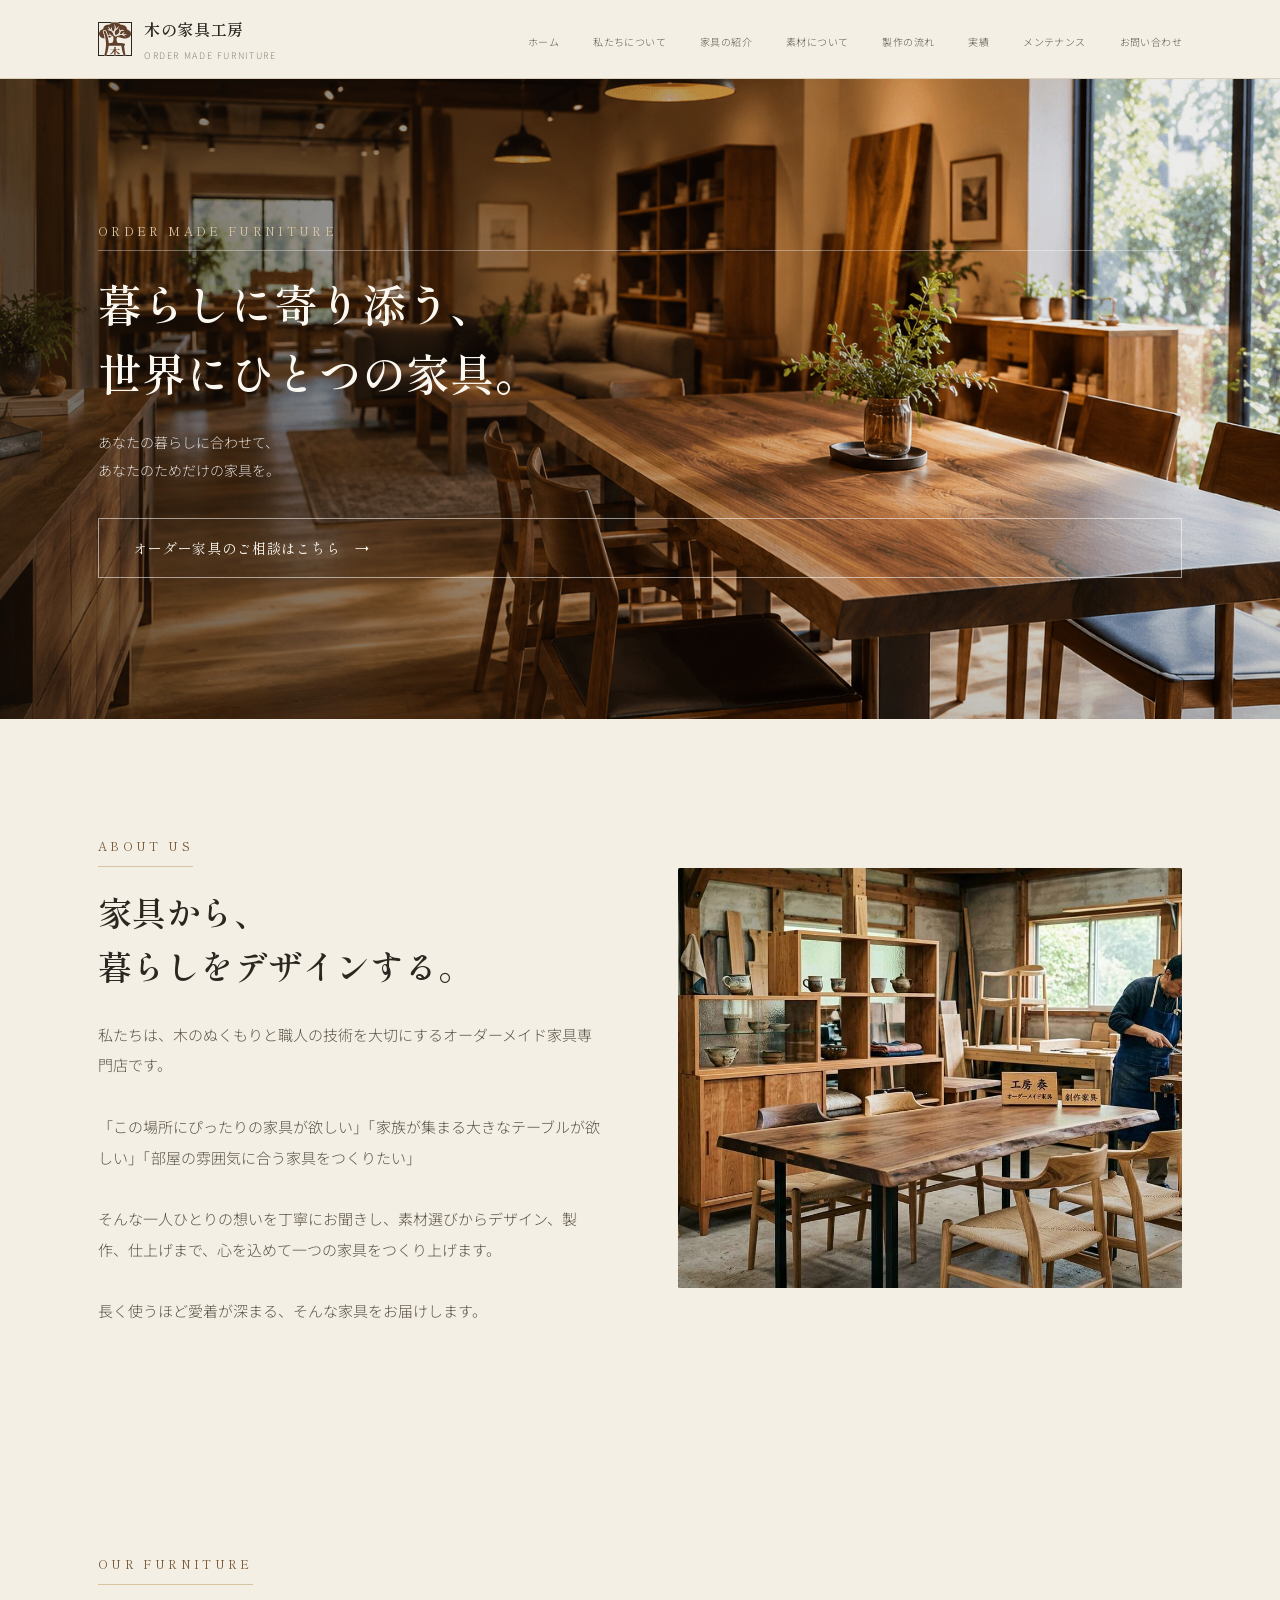
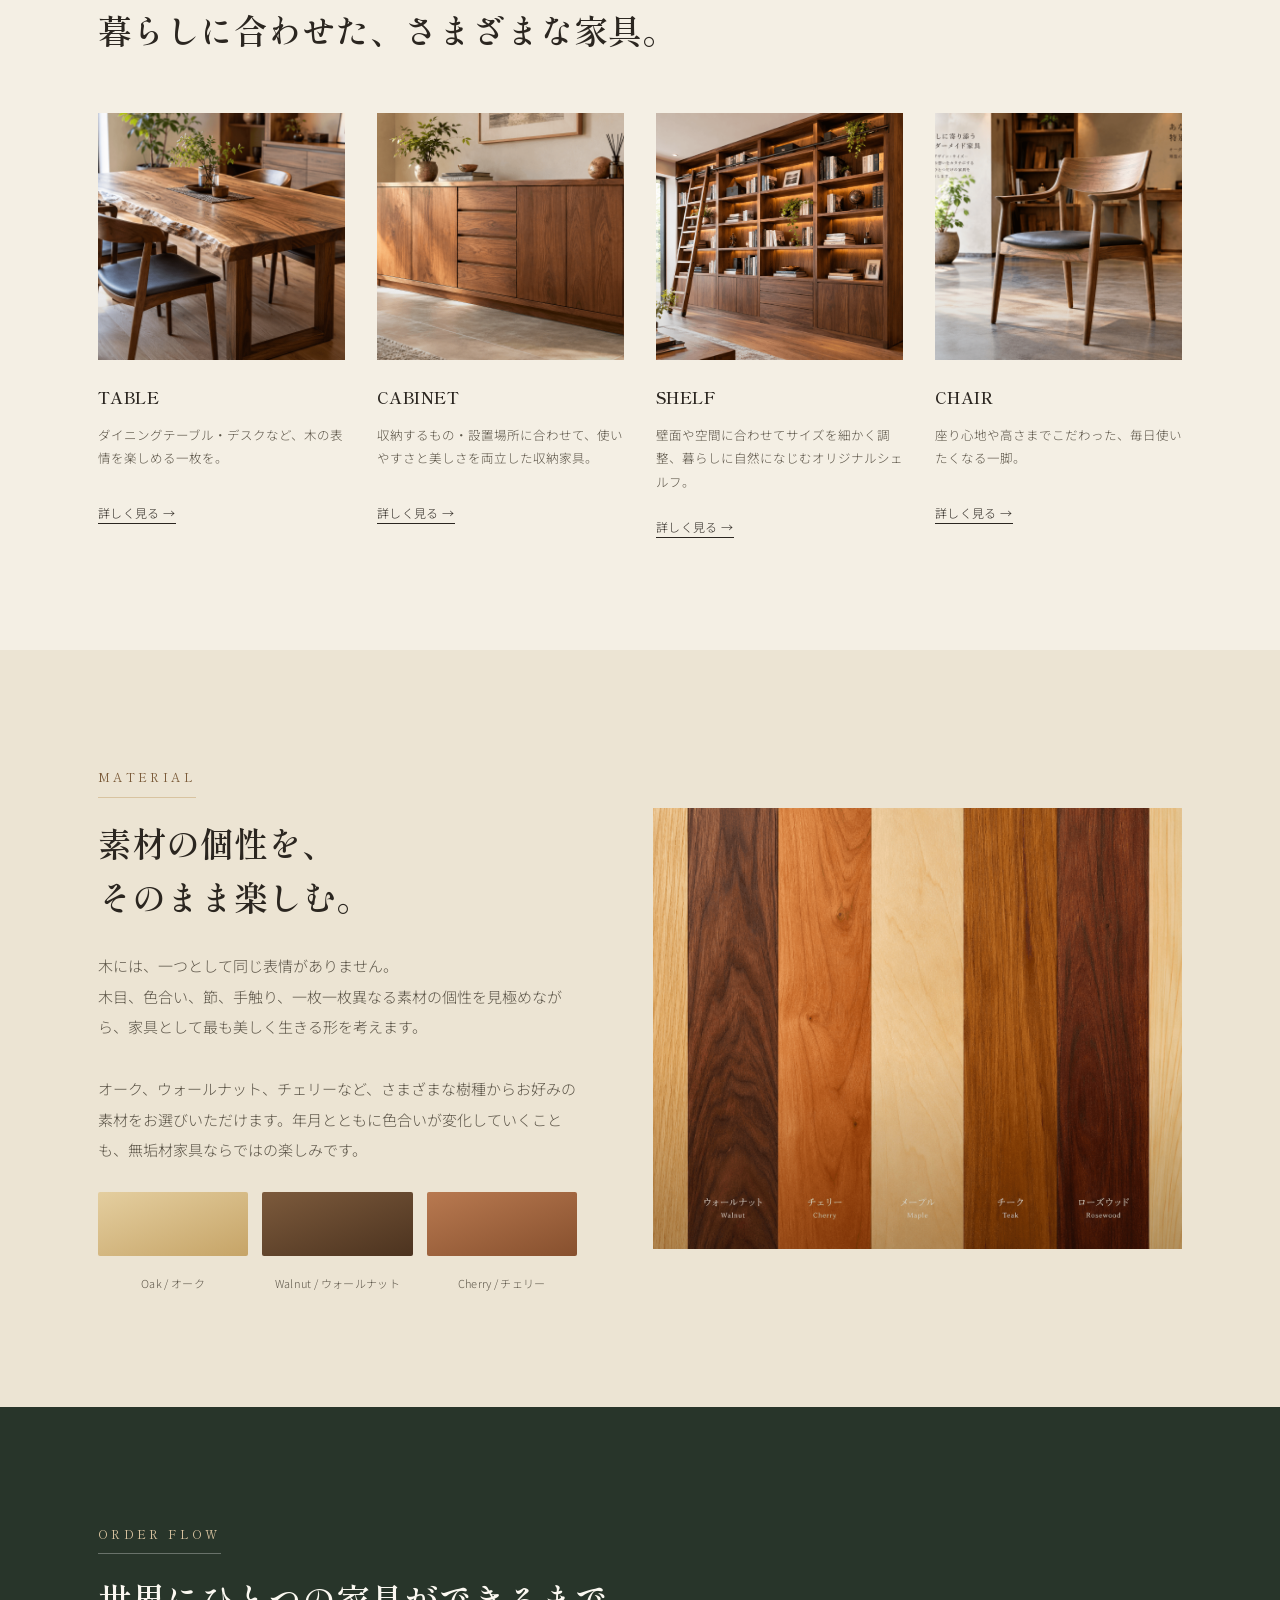
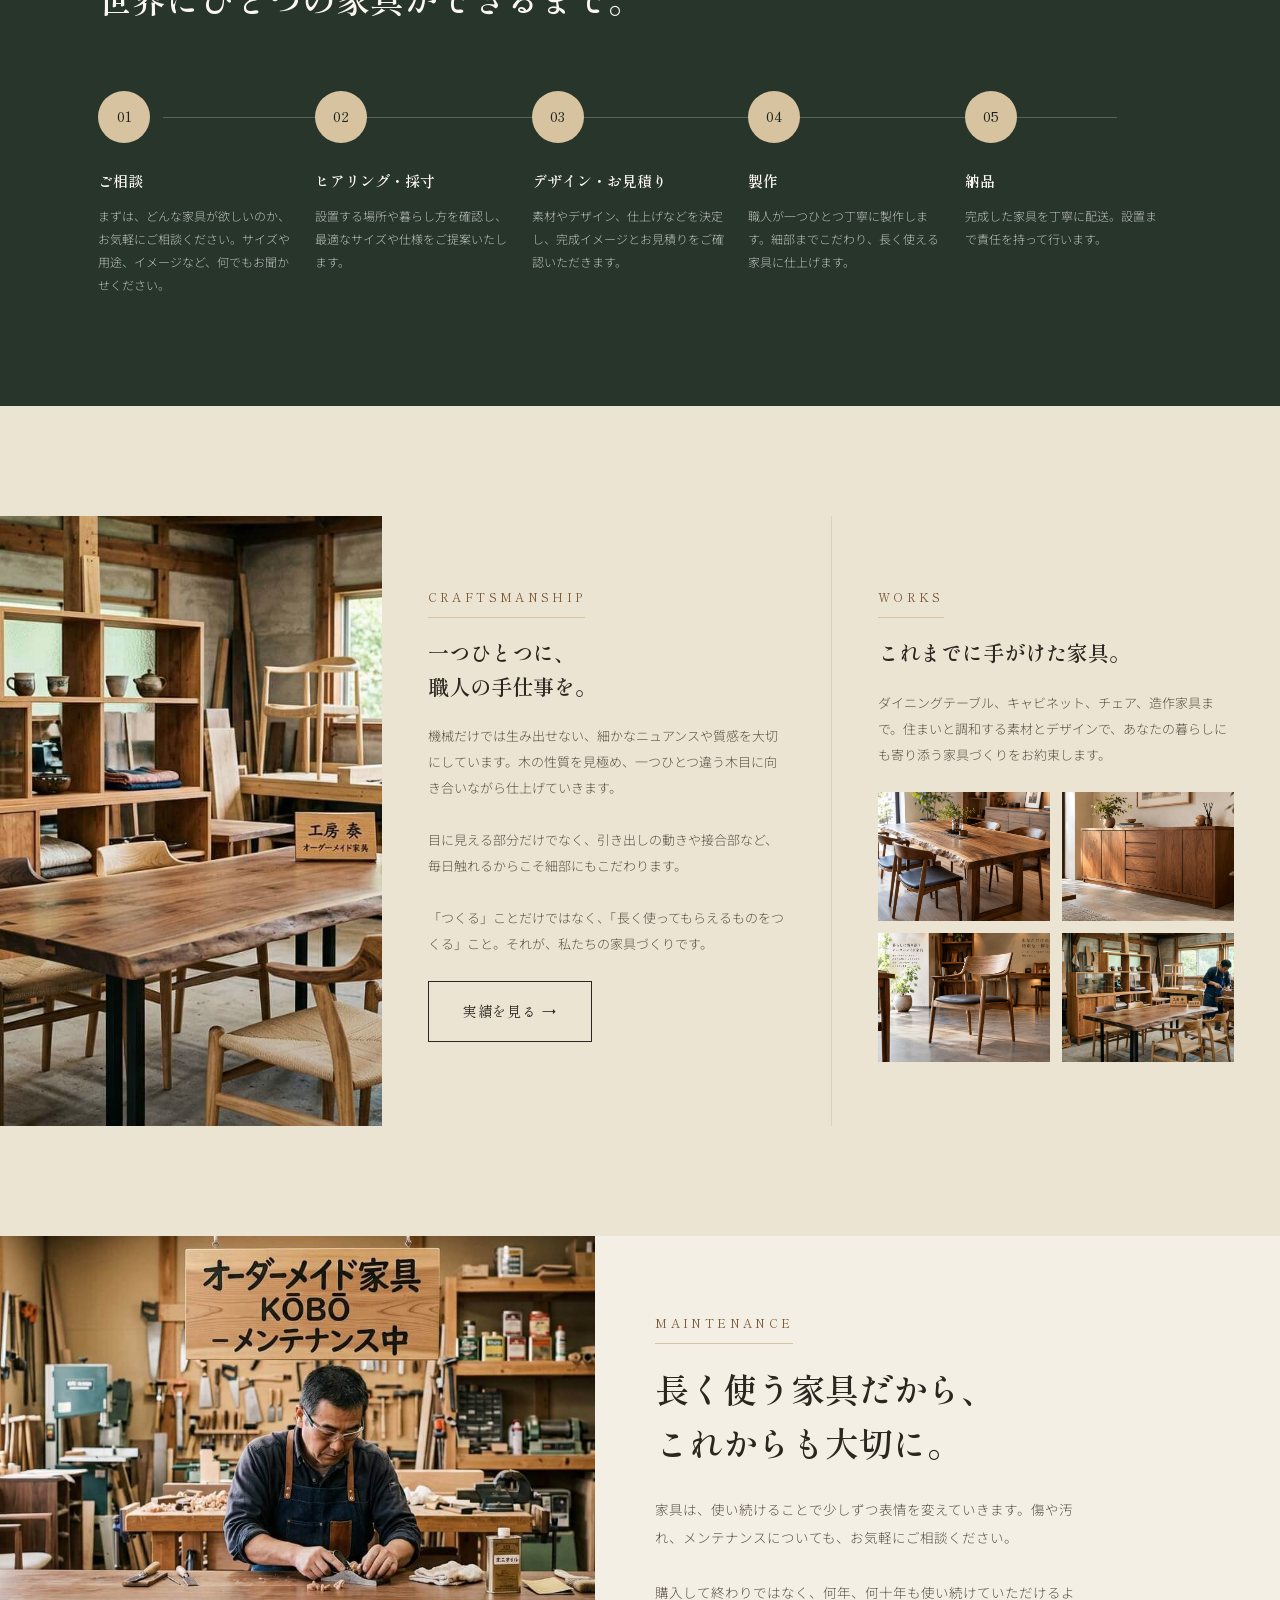
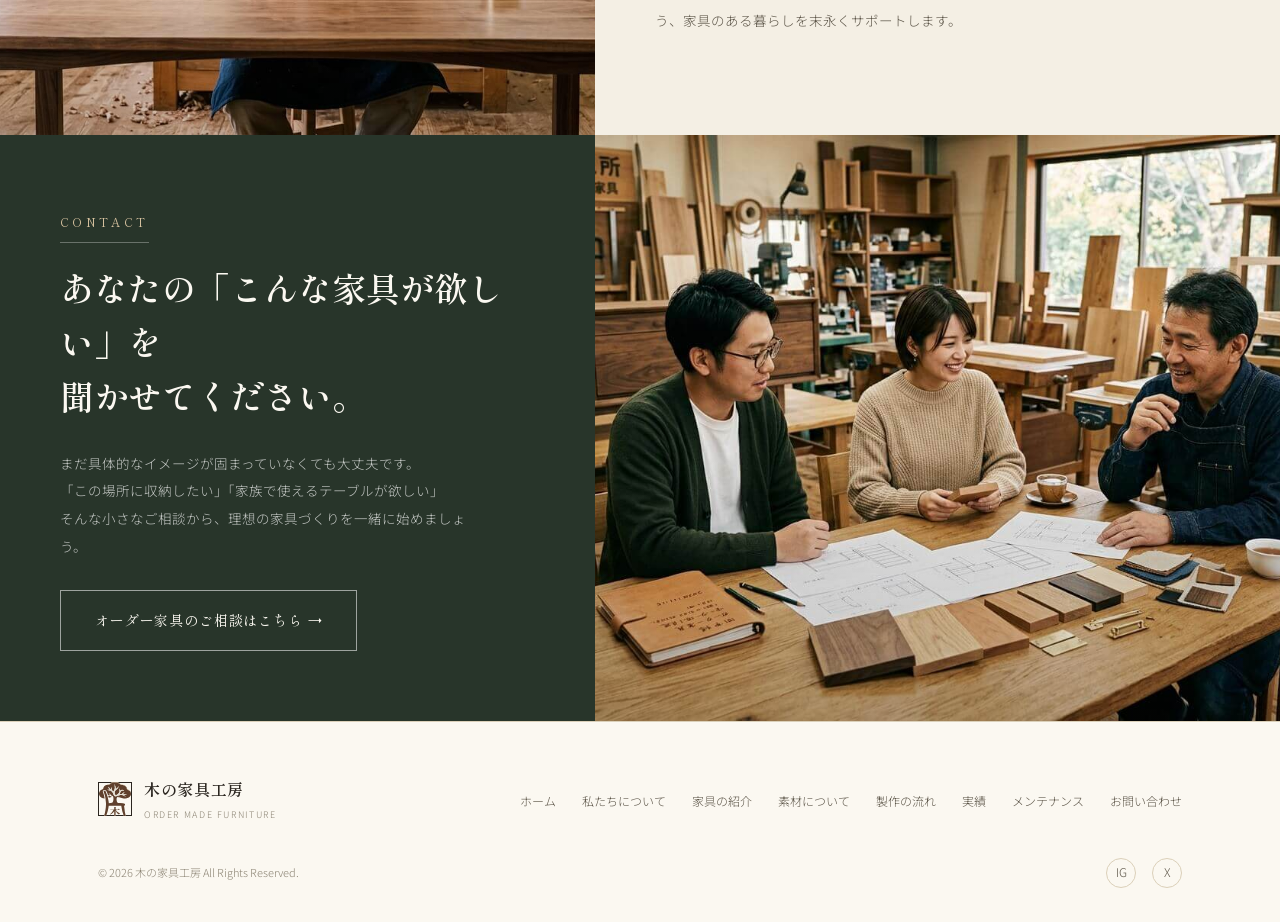
<file: index.html>
<!DOCTYPE html>
<html lang="ja">
<head>
<meta charset="UTF-8">
<meta name="viewport" content="width=device-width, initial-scale=1.0">
<title>木の家具工房 | ORDER MADE FURNITURE</title>
<link rel="stylesheet" href="style.css">
<link rel="preconnect" href="https://fonts.googleapis.com">
<link rel="preconnect" href="https://fonts.gstatic.com" crossorigin>
<link href="https://fonts.googleapis.com/css2?family=Shippori+Mincho:wght@400;500;600;700&family=Noto+Sans+JP:wght@300;400;500;600&display=swap" rel="stylesheet">
</head>
<body>

<header>
  <div class="nav-inner">
    <a class="logo" href="#top">
      <span class="logo-mark"><img src="img/logo.svg" alt=""></span>
      <span class="logo-text">
        <div class="ja">木の家具工房</div>
        <div class="en">ORDER MADE FURNITURE</div>
      </span>
    </a>
    <nav>
      <ul>
        <li><a href="#top">ホーム</a></li>
        <li><a href="#about">私たちについて</a></li>
        <li><a href="#furniture">家具の紹介</a></li>
        <li><a href="#material">素材について</a></li>
        <li><a href="#flow">製作の流れ</a></li>
        <li><a href="#works">実績</a></li>
        <li><a href="#maintenance">メンテナンス</a></li>
        <li><a href="otoiawase.html">お問い合わせ</a></li>
      </ul>
    </nav>
    <div class="menu-btn"><span></span><span></span><span></span></div>
  </div>
</header>

<section class="hero" id="top">
  <div class="photo forest"><img src="img/a.png" alt="木の温もりあふれるダイニングルームの写真"></div>
  <div class="hero-scrim"></div>
  <div class="hero-content">
    <span class="eyebrow">ORDER MADE FURNITURE</span>
    <h1>暮らしに寄り添う、<br>世界にひとつの家具。</h1>
    <p>あなたの暮らしに合わせて、<br>あなたのためだけの家具を。</p>
    <a class="btn on-dark" href="#contact">オーダー家具のご相談はこちら <span class="arrow">→</span></a>
  </div>
</section>

<section class="about" id="about">
  <div class="wrap split">
    <div>
      <span class="eyebrow">ABOUT US</span>
      <h2 class="headline">家具から、<br>暮らしをデザインする。</h2>
      <p class="lead">
        私たちは、木のぬくもりと職人の技術を大切にするオーダーメイド家具専門店です。<br><br>
        「この場所にぴったりの家具が欲しい」「家族が集まる大きなテーブルが欲しい」「部屋の雰囲気に合う家具をつくりたい」<br><br>
        そんな一人ひとりの想いを丁寧にお聞きし、素材選びからデザイン、製作、仕上げまで、心を込めて一つの家具をつくり上げます。<br><br>
        長く使うほど愛着が深まる、そんな家具をお届けします。
      </p>
    </div>
    <div class="photo"><img src="img/j.jpeg" alt="木材を手がける職人の写真"></div>
  </div>
</section>

<section class="furniture" id="furniture">
  <div class="wrap">
    <div class="furniture-head">
      <span class="eyebrow">OUR FURNITURE</span>
      <h2 class="headline">暮らしに合わせた、さまざまな家具。</h2>
    </div>
    <div class="furniture-grid">
      <div class="fcard">
        <div class="photo"><img src="img/b.png" alt="ダイニングテーブルの写真"></div>
        <h3>TABLE</h3>
        <p>ダイニングテーブル・デスクなど、木の表情を楽しめる一枚を。</p>
        <a class="more" href="table.html">詳しく見る →</a>
      </div>
      <div class="fcard">
        <div class="photo"><img src="img/c.png" alt="キャビネットの写真"></div>
        <h3>CABINET</h3>
        <p>収納するもの・設置場所に合わせて、使いやすさと美しさを両立した収納家具。</p>
        <a class="more" href="cabinet.html">詳しく見る →</a>
      </div>
      <div class="fcard">
        <div class="photo"><img src="img/d.png" alt="シェルフの写真"></div>
        <h3>SHELF</h3>
        <p>壁面や空間に合わせてサイズを細かく調整、暮らしに自然になじむオリジナルシェルフ。</p>
        <a class="more" href="shelf.html">詳しく見る →</a>
      </div>
      <div class="fcard">
        <div class="photo"><img src="img/e.png" alt="チェアの写真"></div>
        <h3>CHAIR</h3>
        <p>座り心地や高さまでこだわった、毎日使いたくなる一脚。</p>
        <a class="more" href="chair.html">詳しく見る →</a>
      </div>
    </div>
  </div>
</section>

<section class="material" id="material">
  <div class="wrap split">
    <div>
      <span class="eyebrow">MATERIAL</span>
      <h2 class="headline">素材の個性を、<br>そのまま楽しむ。</h2>
      <p class="lead">
        木には、一つとして同じ表情がありません。<br>
        木目、色合い、節、手触り、一枚一枚異なる素材の個性を見極めながら、家具として最も美しく生きる形を考えます。<br><br>
        オーク、ウォールナット、チェリーなど、さまざまな樹種からお好みの素材をお選びいただけます。年月とともに色合いが変化していくことも、無垢材家具ならではの楽しみです。
      </p>
      <div class="swatches">
        <div class="swatch"><div class="chip oak"></div><span>Oak / オーク</span></div>
        <div class="swatch"><div class="chip walnut"></div><span>Walnut / ウォールナット</span></div>
        <div class="swatch"><div class="chip cherry"></div><span>Cherry / チェリー</span></div>
      </div>
    </div>
    <div class="photo light"><img src="img/i.png" alt="無垢材の木目の写真"></div>
  </div>
</section>

<section class="flow" id="flow">
  <div class="wrap">
    <div class="flow-head">
      <span class="eyebrow">ORDER FLOW</span>
      <h2 class="headline">世界にひとつの家具ができるまで。</h2>
    </div>
    <div class="flow-steps">
      <div class="fstep">
        <div class="num">01</div>
        <h4>ご相談</h4>
        <p>まずは、どんな家具が欲しいのか、お気軽にご相談ください。サイズや用途、イメージなど、何でもお聞かせください。</p>
      </div>
      <div class="fstep">
        <div class="num">02</div>
        <h4>ヒアリング・採寸</h4>
        <p>設置する場所や暮らし方を確認し、最適なサイズや仕様をご提案いたします。</p>
      </div>
      <div class="fstep">
        <div class="num">03</div>
        <h4>デザイン・お見積り</h4>
        <p>素材やデザイン、仕上げなどを決定し、完成イメージとお見積りをご確認いただきます。</p>
      </div>
      <div class="fstep">
        <div class="num">04</div>
        <h4>製作</h4>
        <p>職人が一つひとつ丁寧に製作します。細部までこだわり、長く使える家具に仕上げます。</p>
      </div>
      <div class="fstep">
        <div class="num">05</div>
        <h4>納品</h4>
        <p>完成した家具を丁寧に配送。設置まで責任を持って行います。</p>
      </div>
    </div>
  </div>
</section>

<section class="craft-works" id="works">
  <div class="cw-grid">
    <div class="photo cw-photo"><img src="img/j.jpeg" alt="職人の手仕事の写真"></div>
    <div class="cw-col">
      <span class="eyebrow">CRAFTSMANSHIP</span>
      <h3>一つひとつに、<br>職人の手仕事を。</h3>
      <p>
        機械だけでは生み出せない、細かなニュアンスや質感を大切にしています。木の性質を見極め、一つひとつ違う木目に向き合いながら仕上げていきます。<br><br>
        目に見える部分だけでなく、引き出しの動きや接合部など、毎日触れるからこそ細部にもこだわります。<br><br>
        「つくる」ことだけではなく、「長く使ってもらえるものをつくる」こと。それが、私たちの家具づくりです。
      </p>
      <a class="btn" href="works.html">実績を見る →</a>
    </div>
    <div class="cw-col">
      <span class="eyebrow">WORKS</span>
      <h3>これまでに手がけた家具。</h3>
      <p>ダイニングテーブル、キャビネット、チェア、造作家具まで。住まいと調和する素材とデザインで、あなたの暮らしにも寄り添う家具づくりをお約束します。</p>
      <div class="works-thumbs">
        <div class="photo"><img src="img/b.png" alt="製作事例1の写真"></div>
        <div class="photo forest"><img src="img/c.png" alt="製作事例2の写真"></div>
        <div class="photo light"><img src="img/e.png" alt="製作事例3の写真"></div>
        <div class="photo"><img src="img/j.jpeg" alt="製作事例4の写真"></div>
      </div>
    </div>
  </div>
</section>

<section class="maintenance-contact" id="maintenance">
  <div class="mc-grid">
    <div class="mc-photo"><div class="photo light"><img src="img/k.jpeg" alt="家具のメンテナンス風景の写真"></div></div>
    <div class="mc-copy">
      <span class="eyebrow">MAINTENANCE</span>
      <h2 class="headline">長く使う家具だから、<br>これからも大切に。</h2>
      <p>
        家具は、使い続けることで少しずつ表情を変えていきます。傷や汚れ、メンテナンスについても、お気軽にご相談ください。<br><br>
        購入して終わりではなく、何年、何十年も使い続けていただけるよう、家具のある暮らしを末永くサポートします。
      </p>
    </div>
  </div>
  <div class="mc-grid" id="contact">
    <div class="mc-copy dark">
      <span class="eyebrow">CONTACT</span>
      <h2 class="headline">あなたの「こんな家具が欲しい」を<br>聞かせてください。</h2>
      <p>
        まだ具体的なイメージが固まっていなくても大丈夫です。<br>
        「この場所に収納したい」「家族で使えるテーブルが欲しい」<br>
        そんな小さなご相談から、理想の家具づくりを一緒に始めましょう。
      </p>
      <a class="btn on-dark" href="#">オーダー家具のご相談はこちら →</a>
    </div>
    <div class="mc-photo"><div class="photo"><img src="img/l.jpeg" alt="お問い合わせイメージの写真"></div></div>
  </div>
</section>

<footer>
  <div class="wrap">
    <div class="foot-top">
      <a class="logo" href="#top">
        <span class="logo-mark"><img src="img/logo.svg" alt=""></span>
        <span class="logo-text">
          <div class="ja">木の家具工房</div>
          <div class="en">ORDER MADE FURNITURE</div>
        </span>
      </a>
      <div class="foot-nav">
        <ul>
          <li><a href="#top">ホーム</a></li>
          <li><a href="#about">私たちについて</a></li>
          <li><a href="#furniture">家具の紹介</a></li>
          <li><a href="#material">素材について</a></li>
          <li><a href="#flow">製作の流れ</a></li>
          <li><a href="#works">実績</a></li>
          <li><a href="#maintenance">メンテナンス</a></li>
          <li><a href="otoiawase.html">お問い合わせ</a></li>
        </ul>
      </div>
    </div>
    <div class="foot-bottom">
      <span>© 2026 木の家具工房 All Rights Reserved.</span>
      <div class="social">
        <span>IG</span><span>X</span>
      </div>
    </div>
  </div>
</footer>

</body>
</html>
</file>
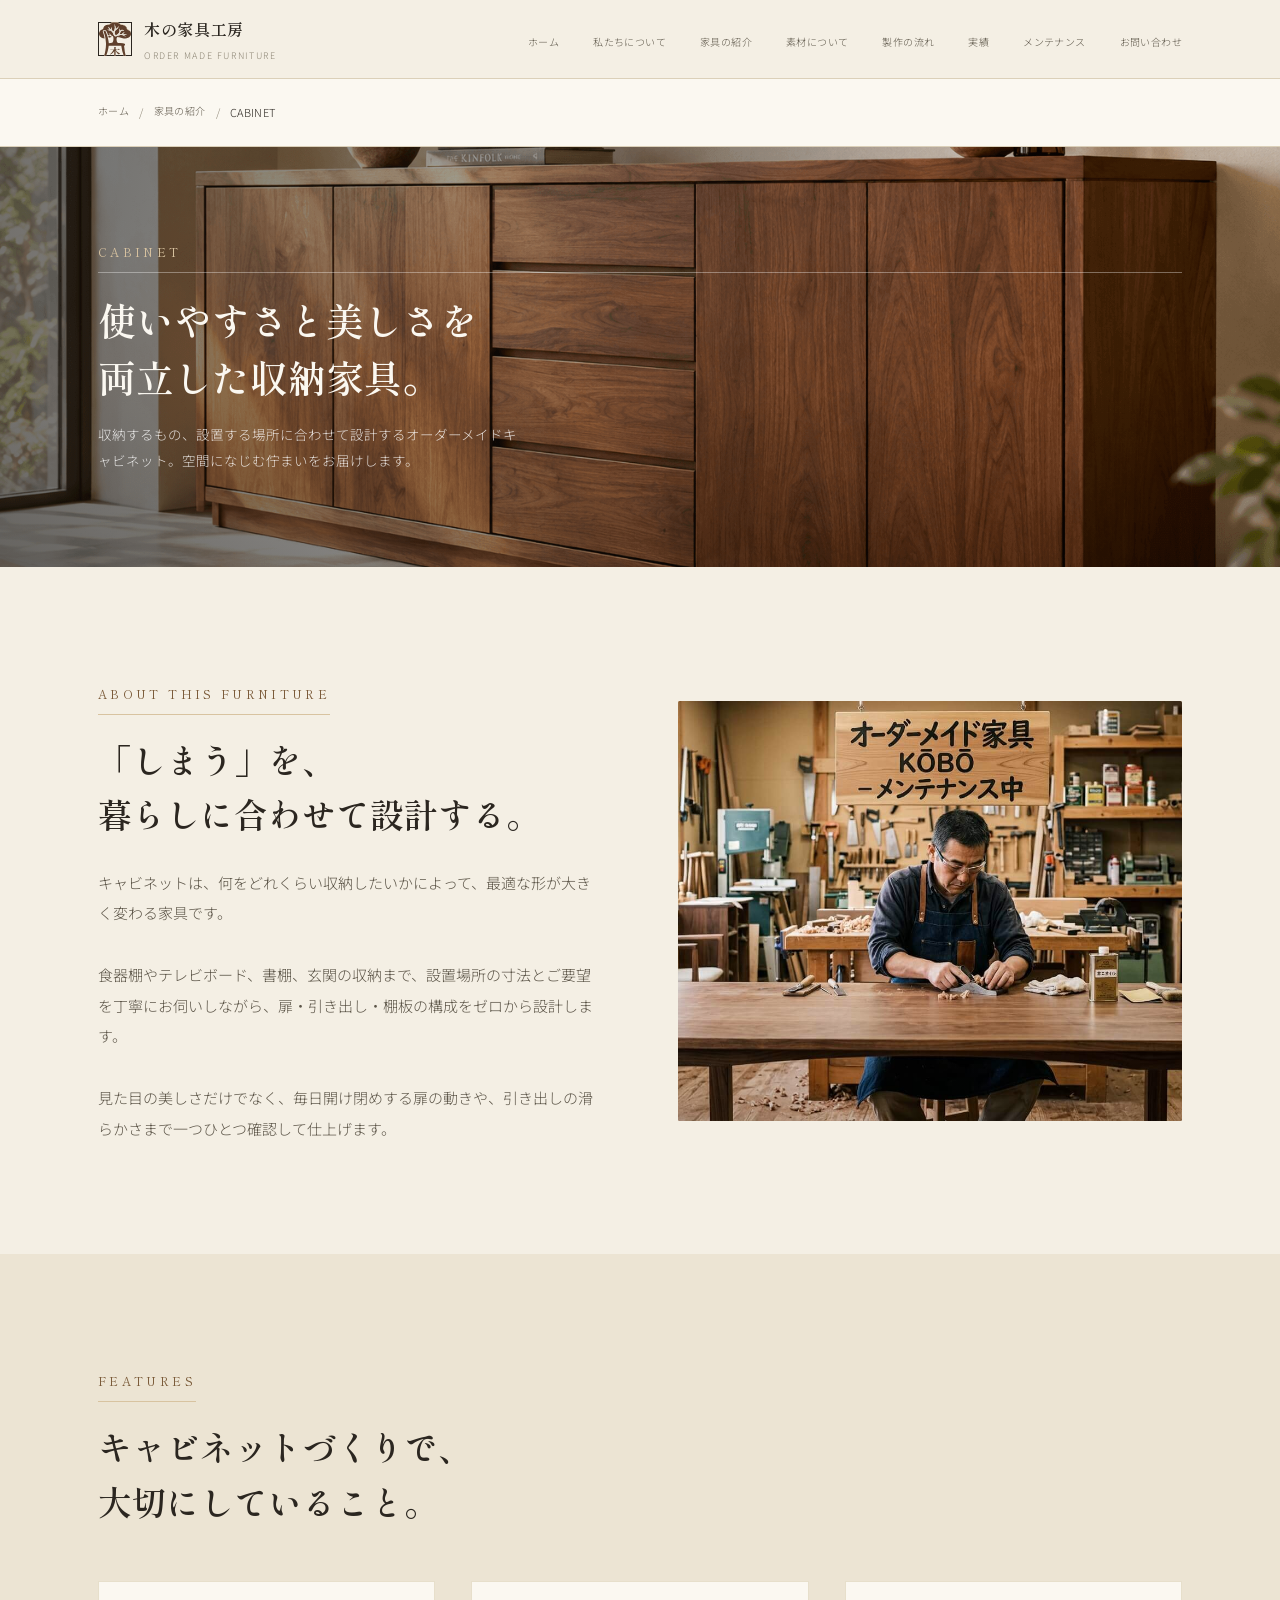
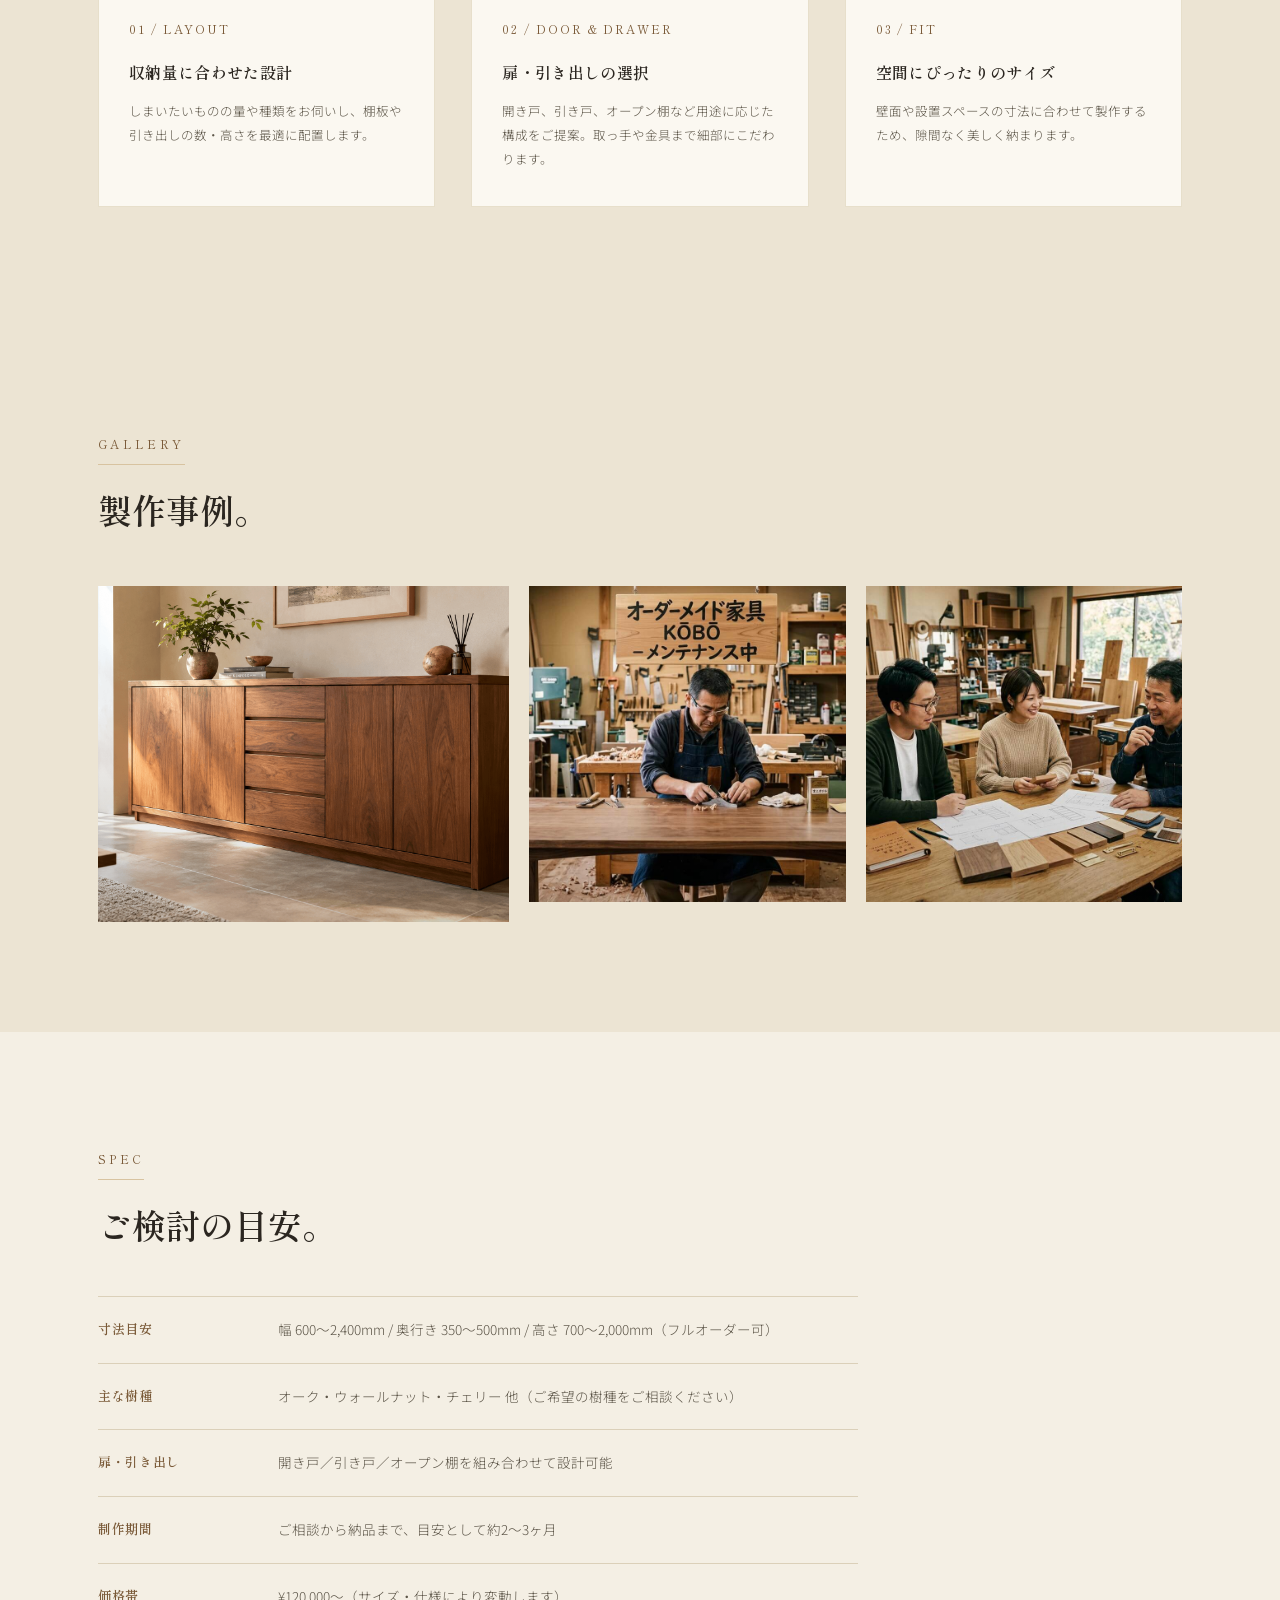
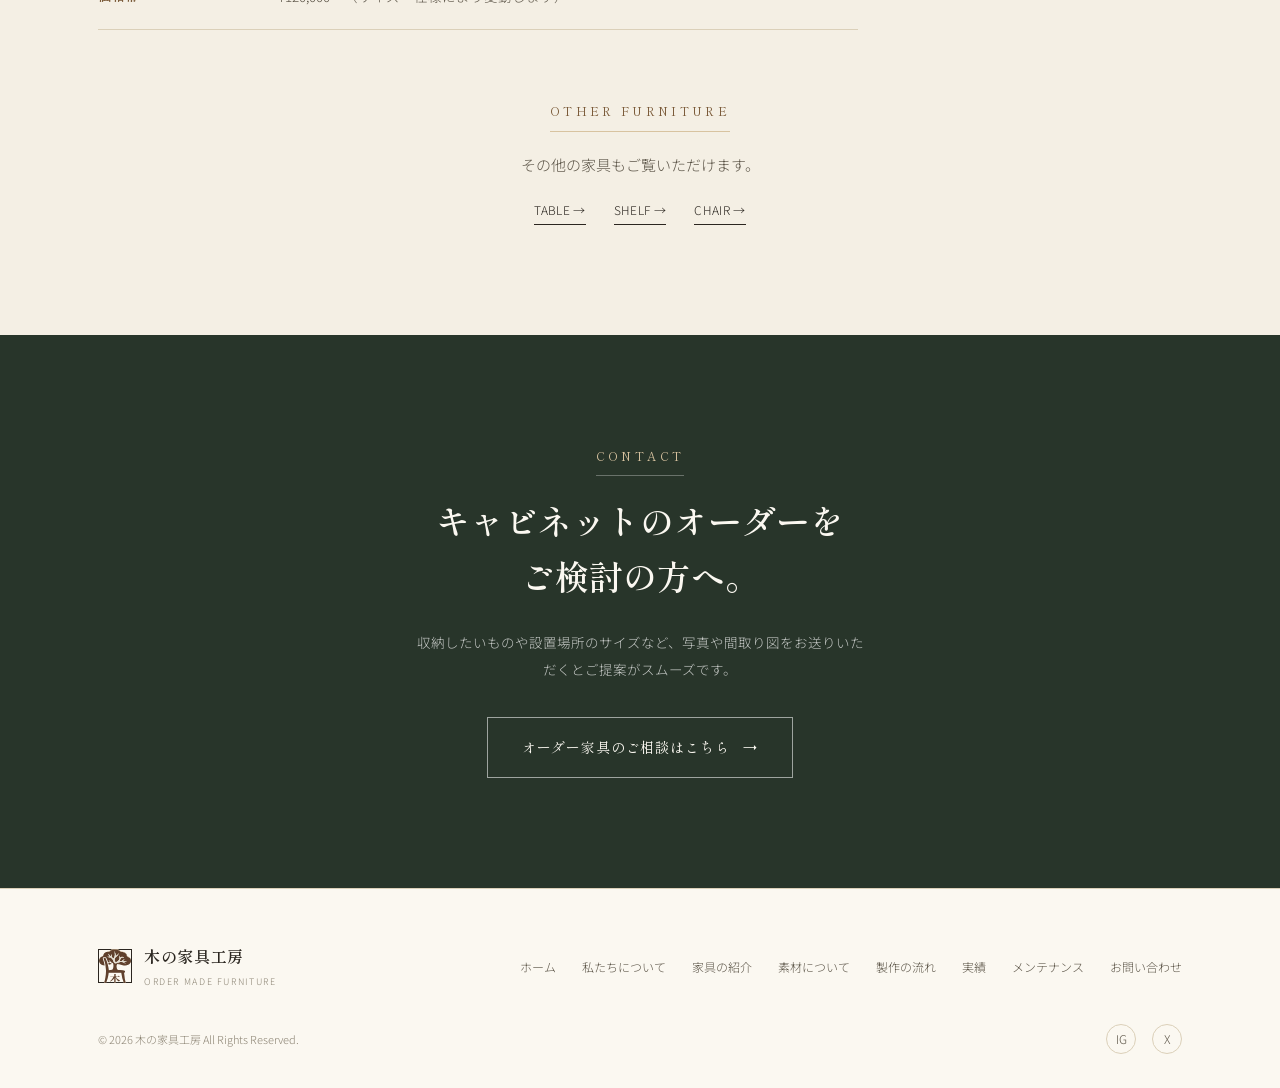
<file: cabinet.html>
<!DOCTYPE html>
<html lang="ja">
<head>
<meta charset="UTF-8">
<meta name="viewport" content="width=device-width, initial-scale=1.0">
<title>CABINET | 木の家具工房</title>
<link rel="stylesheet" href="style.css">
<link rel="stylesheet" href="detail.css">
<link rel="preconnect" href="https://fonts.googleapis.com">
<link rel="preconnect" href="https://fonts.gstatic.com" crossorigin>
<link href="https://fonts.googleapis.com/css2?family=Shippori+Mincho:wght@400;500;600;700&family=Noto+Sans+JP:wght@300;400;500;600&display=swap" rel="stylesheet">
</head>
<body>

<header>
  <div class="nav-inner">
    <a class="logo" href="index.html#top">
      <span class="logo-mark"><img src="img/logo.svg" alt=""></span>
      <span class="logo-text">
        <div class="ja">木の家具工房</div>
        <div class="en">ORDER MADE FURNITURE</div>
      </span>
    </a>
    <nav>
      <ul>
        <li><a href="index.html#top">ホーム</a></li>
        <li><a href="index.html#about">私たちについて</a></li>
        <li><a href="index.html#furniture">家具の紹介</a></li>
        <li><a href="index.html#material">素材について</a></li>
        <li><a href="index.html#flow">製作の流れ</a></li>
        <li><a href="index.html#works">実績</a></li>
        <li><a href="index.html#maintenance">メンテナンス</a></li>
        <li><a href="index.html#contact">お問い合わせ</a></li>
      </ul>
    </nav>
    <div class="menu-btn"><span></span><span></span><span></span></div>
  </div>
</header>

<nav class="breadcrumb">
  <div class="wrap">
    <a href="index.html#top">ホーム</a>
    <span class="sep">/</span>
    <a href="index.html#furniture">家具の紹介</a>
    <span class="sep">/</span>
    <span class="current">CABINET</span>
  </div>
</nav>

<section class="detail-hero">
  <div class="photo"><img src="img/c.png" alt="キャビネットの写真"></div>
  <div class="detail-hero-scrim"></div>
  <div class="detail-hero-content">
    <span class="eyebrow">CABINET</span>
    <h1>使いやすさと美しさを<br>両立した収納家具。</h1>
    <p>収納するもの、設置する場所に合わせて設計するオーダーメイドキャビネット。空間になじむ佇まいをお届けします。</p>
  </div>
</section>

<section class="detail-intro">
  <div class="wrap split">
    <div>
      <span class="eyebrow">ABOUT THIS FURNITURE</span>
      <h2 class="headline">「しまう」を、<br>暮らしに合わせて設計する。</h2>
      <p class="lead">
        キャビネットは、何をどれくらい収納したいかによって、最適な形が大きく変わる家具です。<br><br>
        食器棚やテレビボード、書棚、玄関の収納まで、設置場所の寸法とご要望を丁寧にお伺いしながら、扉・引き出し・棚板の構成をゼロから設計します。<br><br>
        見た目の美しさだけでなく、毎日開け閉めする扉の動きや、引き出しの滑らかさまで一つひとつ確認して仕上げます。
      </p>
    </div>
    <div class="photo"><img src="img/k.jpeg" alt="キャビネットのディテール写真"></div>
  </div>
</section>

<section class="material">
  <div class="wrap">
    <div class="feature-head">
      <span class="eyebrow">FEATURES</span>
      <h2 class="headline">キャビネットづくりで、<br>大切にしていること。</h2>
    </div>
    <div class="feature-grid">
      <div class="feature-card">
        <div class="fnum">01 / LAYOUT</div>
        <h4>収納量に合わせた設計</h4>
        <p>しまいたいものの量や種類をお伺いし、棚板や引き出しの数・高さを最適に配置します。</p>
      </div>
      <div class="feature-card">
        <div class="fnum">02 / DOOR & DRAWER</div>
        <h4>扉・引き出しの選択</h4>
        <p>開き戸、引き戸、オープン棚など用途に応じた構成をご提案。取っ手や金具まで細部にこだわります。</p>
      </div>
      <div class="feature-card">
        <div class="fnum">03 / FIT</div>
        <h4>空間にぴったりのサイズ</h4>
        <p>壁面や設置スペースの寸法に合わせて製作するため、隙間なく美しく納まります。</p>
      </div>
    </div>
  </div>
</section>

<section class="gallery">
  <div class="wrap">
    <div class="gallery-head">
      <span class="eyebrow">GALLERY</span>
      <h2 class="headline">製作事例。</h2>
    </div>
    <div class="gallery-grid">
      <div class="photo g-main"><img src="img/c.png" alt="キャビネット製作事例"></div>
      <div class="photo light"><img src="img/k.jpeg" alt="キャビネットのディテール"></div>
      <div class="photo"><img src="img/l.jpeg" alt="キャビネット設置イメージ"></div>
    </div>
  </div>
</section>

<section>
  <div class="wrap">
    <div class="spec-head">
      <span class="eyebrow">SPEC</span>
      <h2 class="headline">ご検討の目安。</h2>
    </div>
    <table class="spec-table">
      <tr><th>寸法目安</th><td>幅 600〜2,400mm / 奥行き 350〜500mm / 高さ 700〜2,000mm（フルオーダー可）</td></tr>
      <tr><th>主な樹種</th><td>オーク・ウォールナット・チェリー 他（ご希望の樹種をご相談ください）</td></tr>
      <tr><th>扉・引き出し</th><td>開き戸／引き戸／オープン棚を組み合わせて設計可能</td></tr>
      <tr><th>制作期間</th><td>ご相談から納品まで、目安として約2〜3ヶ月</td></tr>
      <tr><th>価格帯</th><td>¥120,000〜（サイズ・仕様により変動します）</td></tr>
    </table>

    <div class="other-furniture">
      <span class="eyebrow">OTHER FURNITURE</span>
      <p class="lead" style="margin:0 auto;">その他の家具もご覧いただけます。</p>
      <div class="olinks">
        <a href="table.html">TABLE →</a>
        <a href="shelf.html">SHELF →</a>
        <a href="chair.html">CHAIR →</a>
      </div>
    </div>
  </div>
</section>

<section class="detail-cta">
  <div class="wrap">
    <span class="eyebrow">CONTACT</span>
    <h2 class="headline">キャビネットのオーダーを<br>ご検討の方へ。</h2>
    <p>収納したいものや設置場所のサイズなど、写真や間取り図をお送りいただくとご提案がスムーズです。</p>
    <a class="btn on-dark" href="index.html#contact">オーダー家具のご相談はこちら <span class="arrow">→</span></a>
  </div>
</section>

<footer>
  <div class="wrap">
    <div class="foot-top">
      <a class="logo" href="index.html#top">
        <span class="logo-mark"><img src="img/logo.svg" alt=""></span>
        <span class="logo-text">
          <div class="ja">木の家具工房</div>
          <div class="en">ORDER MADE FURNITURE</div>
        </span>
      </a>
      <div class="foot-nav">
        <ul>
          <li><a href="index.html#top">ホーム</a></li>
          <li><a href="index.html#about">私たちについて</a></li>
          <li><a href="index.html#furniture">家具の紹介</a></li>
          <li><a href="index.html#material">素材について</a></li>
          <li><a href="index.html#flow">製作の流れ</a></li>
          <li><a href="index.html#works">実績</a></li>
          <li><a href="index.html#maintenance">メンテナンス</a></li>
          <li><a href="index.html#contact">お問い合わせ</a></li>
        </ul>
      </div>
    </div>
    <div class="foot-bottom">
      <span>© 2026 木の家具工房 All Rights Reserved.</span>
      <div class="social">
        <span>IG</span><span>X</span>
      </div>
    </div>
  </div>
</footer>

</body>
</html>
</file>
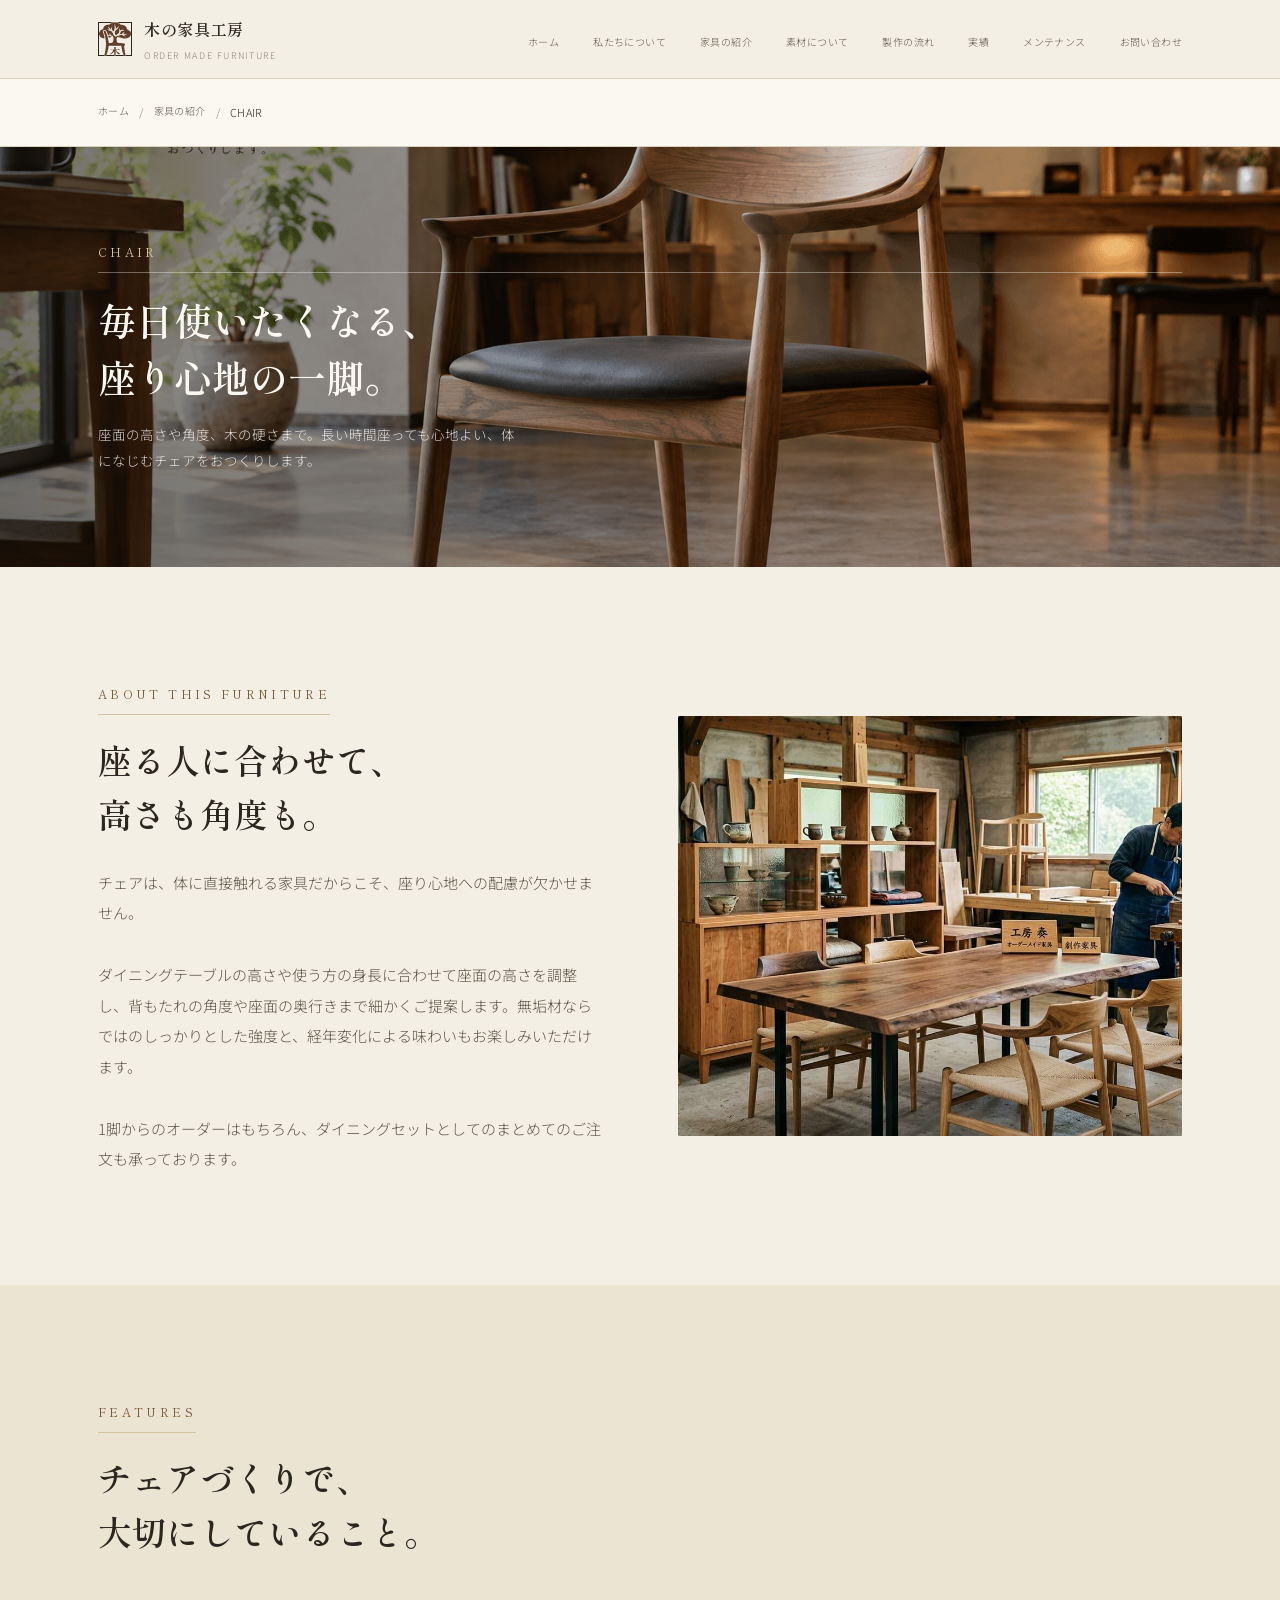
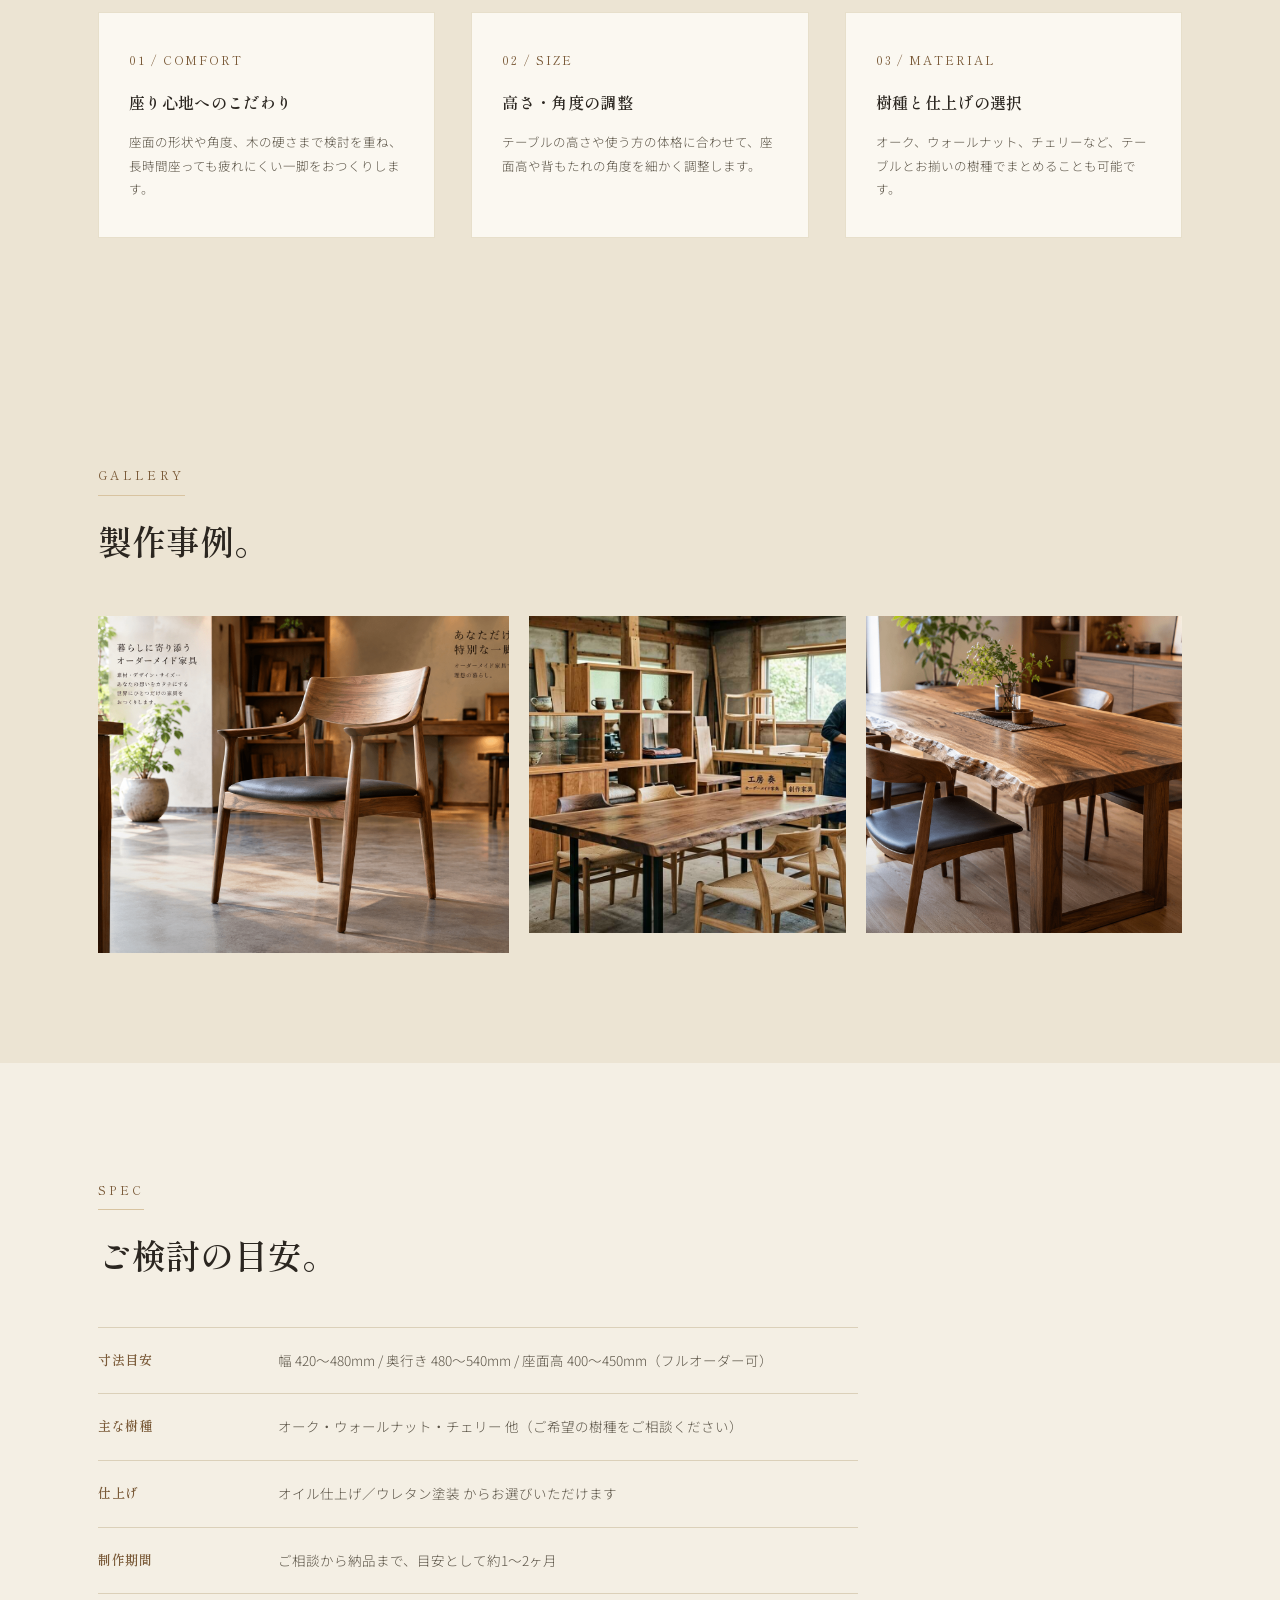
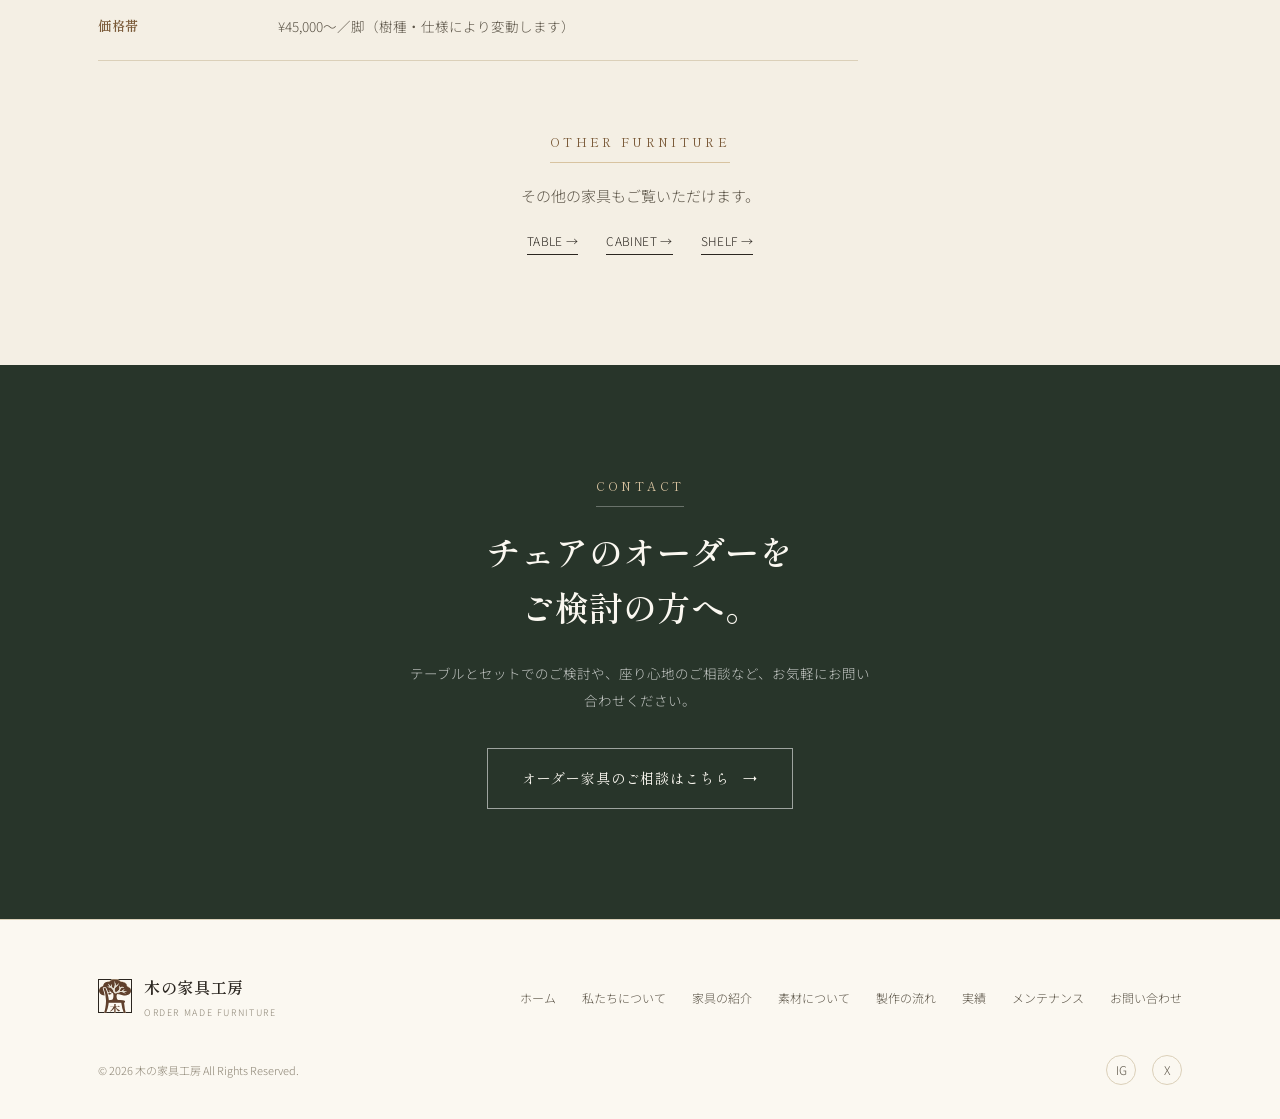
<file: chair.html>
<!DOCTYPE html>
<html lang="ja">
<head>
<meta charset="UTF-8">
<meta name="viewport" content="width=device-width, initial-scale=1.0">
<title>CHAIR | 木の家具工房</title>
<link rel="stylesheet" href="style.css">
<link rel="stylesheet" href="detail.css">
<link rel="preconnect" href="https://fonts.googleapis.com">
<link rel="preconnect" href="https://fonts.gstatic.com" crossorigin>
<link href="https://fonts.googleapis.com/css2?family=Shippori+Mincho:wght@400;500;600;700&family=Noto+Sans+JP:wght@300;400;500;600&display=swap" rel="stylesheet">
</head>
<body>

<header>
  <div class="nav-inner">
    <a class="logo" href="index.html#top">
      <span class="logo-mark"><img src="img/logo.svg" alt=""></span>
      <span class="logo-text">
        <div class="ja">木の家具工房</div>
        <div class="en">ORDER MADE FURNITURE</div>
      </span>
    </a>
    <nav>
      <ul>
        <li><a href="index.html#top">ホーム</a></li>
        <li><a href="index.html#about">私たちについて</a></li>
        <li><a href="index.html#furniture">家具の紹介</a></li>
        <li><a href="index.html#material">素材について</a></li>
        <li><a href="index.html#flow">製作の流れ</a></li>
        <li><a href="index.html#works">実績</a></li>
        <li><a href="index.html#maintenance">メンテナンス</a></li>
        <li><a href="index.html#contact">お問い合わせ</a></li>
      </ul>
    </nav>
    <div class="menu-btn"><span></span><span></span><span></span></div>
  </div>
</header>

<nav class="breadcrumb">
  <div class="wrap">
    <a href="index.html#top">ホーム</a>
    <span class="sep">/</span>
    <a href="index.html#furniture">家具の紹介</a>
    <span class="sep">/</span>
    <span class="current">CHAIR</span>
  </div>
</nav>

<section class="detail-hero">
  <div class="photo"><img src="img/e.png" alt="チェアの写真"></div>
  <div class="detail-hero-scrim"></div>
  <div class="detail-hero-content">
    <span class="eyebrow">CHAIR</span>
    <h1>毎日使いたくなる、<br>座り心地の一脚。</h1>
    <p>座面の高さや角度、木の硬さまで。長い時間座っても心地よい、体になじむチェアをおつくりします。</p>
  </div>
</section>

<section class="detail-intro">
  <div class="wrap split">
    <div>
      <span class="eyebrow">ABOUT THIS FURNITURE</span>
      <h2 class="headline">座る人に合わせて、<br>高さも角度も。</h2>
      <p class="lead">
        チェアは、体に直接触れる家具だからこそ、座り心地への配慮が欠かせません。<br><br>
        ダイニングテーブルの高さや使う方の身長に合わせて座面の高さを調整し、背もたれの角度や座面の奥行きまで細かくご提案します。無垢材ならではのしっかりとした強度と、経年変化による味わいもお楽しみいただけます。<br><br>
        1脚からのオーダーはもちろん、ダイニングセットとしてのまとめてのご注文も承っております。
      </p>
    </div>
    <div class="photo"><img src="img/j.jpeg" alt="チェア製作の様子"></div>
  </div>
</section>

<section class="material">
  <div class="wrap">
    <div class="feature-head">
      <span class="eyebrow">FEATURES</span>
      <h2 class="headline">チェアづくりで、<br>大切にしていること。</h2>
    </div>
    <div class="feature-grid">
      <div class="feature-card">
        <div class="fnum">01 / COMFORT</div>
        <h4>座り心地へのこだわり</h4>
        <p>座面の形状や角度、木の硬さまで検討を重ね、長時間座っても疲れにくい一脚をおつくりします。</p>
      </div>
      <div class="feature-card">
        <div class="fnum">02 / SIZE</div>
        <h4>高さ・角度の調整</h4>
        <p>テーブルの高さや使う方の体格に合わせて、座面高や背もたれの角度を細かく調整します。</p>
      </div>
      <div class="feature-card">
        <div class="fnum">03 / MATERIAL</div>
        <h4>樹種と仕上げの選択</h4>
        <p>オーク、ウォールナット、チェリーなど、テーブルとお揃いの樹種でまとめることも可能です。</p>
      </div>
    </div>
  </div>
</section>

<section class="gallery">
  <div class="wrap">
    <div class="gallery-head">
      <span class="eyebrow">GALLERY</span>
      <h2 class="headline">製作事例。</h2>
    </div>
    <div class="gallery-grid">
      <div class="photo g-main"><img src="img/e.png" alt="チェア製作事例"></div>
      <div class="photo forest"><img src="img/j.jpeg" alt="チェア製作の様子"></div>
      <div class="photo"><img src="img/b.png" alt="ダイニングセットの写真"></div>
    </div>
  </div>
</section>

<section>
  <div class="wrap">
    <div class="spec-head">
      <span class="eyebrow">SPEC</span>
      <h2 class="headline">ご検討の目安。</h2>
    </div>
    <table class="spec-table">
      <tr><th>寸法目安</th><td>幅 420〜480mm / 奥行き 480〜540mm / 座面高 400〜450mm（フルオーダー可）</td></tr>
      <tr><th>主な樹種</th><td>オーク・ウォールナット・チェリー 他（ご希望の樹種をご相談ください）</td></tr>
      <tr><th>仕上げ</th><td>オイル仕上げ／ウレタン塗装 からお選びいただけます</td></tr>
      <tr><th>制作期間</th><td>ご相談から納品まで、目安として約1〜2ヶ月</td></tr>
      <tr><th>価格帯</th><td>¥45,000〜／脚（樹種・仕様により変動します）</td></tr>
    </table>

    <div class="other-furniture">
      <span class="eyebrow">OTHER FURNITURE</span>
      <p class="lead" style="margin:0 auto;">その他の家具もご覧いただけます。</p>
      <div class="olinks">
        <a href="table.html">TABLE →</a>
        <a href="cabinet.html">CABINET →</a>
        <a href="shelf.html">SHELF →</a>
      </div>
    </div>
  </div>
</section>

<section class="detail-cta">
  <div class="wrap">
    <span class="eyebrow">CONTACT</span>
    <h2 class="headline">チェアのオーダーを<br>ご検討の方へ。</h2>
    <p>テーブルとセットでのご検討や、座り心地のご相談など、お気軽にお問い合わせください。</p>
    <a class="btn on-dark" href="index.html#contact">オーダー家具のご相談はこちら <span class="arrow">→</span></a>
  </div>
</section>

<footer>
  <div class="wrap">
    <div class="foot-top">
      <a class="logo" href="index.html#top">
        <span class="logo-mark"><img src="img/logo.svg" alt=""></span>
        <span class="logo-text">
          <div class="ja">木の家具工房</div>
          <div class="en">ORDER MADE FURNITURE</div>
        </span>
      </a>
      <div class="foot-nav">
        <ul>
          <li><a href="index.html#top">ホーム</a></li>
          <li><a href="index.html#about">私たちについて</a></li>
          <li><a href="index.html#furniture">家具の紹介</a></li>
          <li><a href="index.html#material">素材について</a></li>
          <li><a href="index.html#flow">製作の流れ</a></li>
          <li><a href="index.html#works">実績</a></li>
          <li><a href="index.html#maintenance">メンテナンス</a></li>
          <li><a href="index.html#contact">お問い合わせ</a></li>
        </ul>
      </div>
    </div>
    <div class="foot-bottom">
      <span>© 2026 木の家具工房 All Rights Reserved.</span>
      <div class="social">
        <span>IG</span><span>X</span>
      </div>
    </div>
  </div>
</footer>

</body>
</html>
</file>
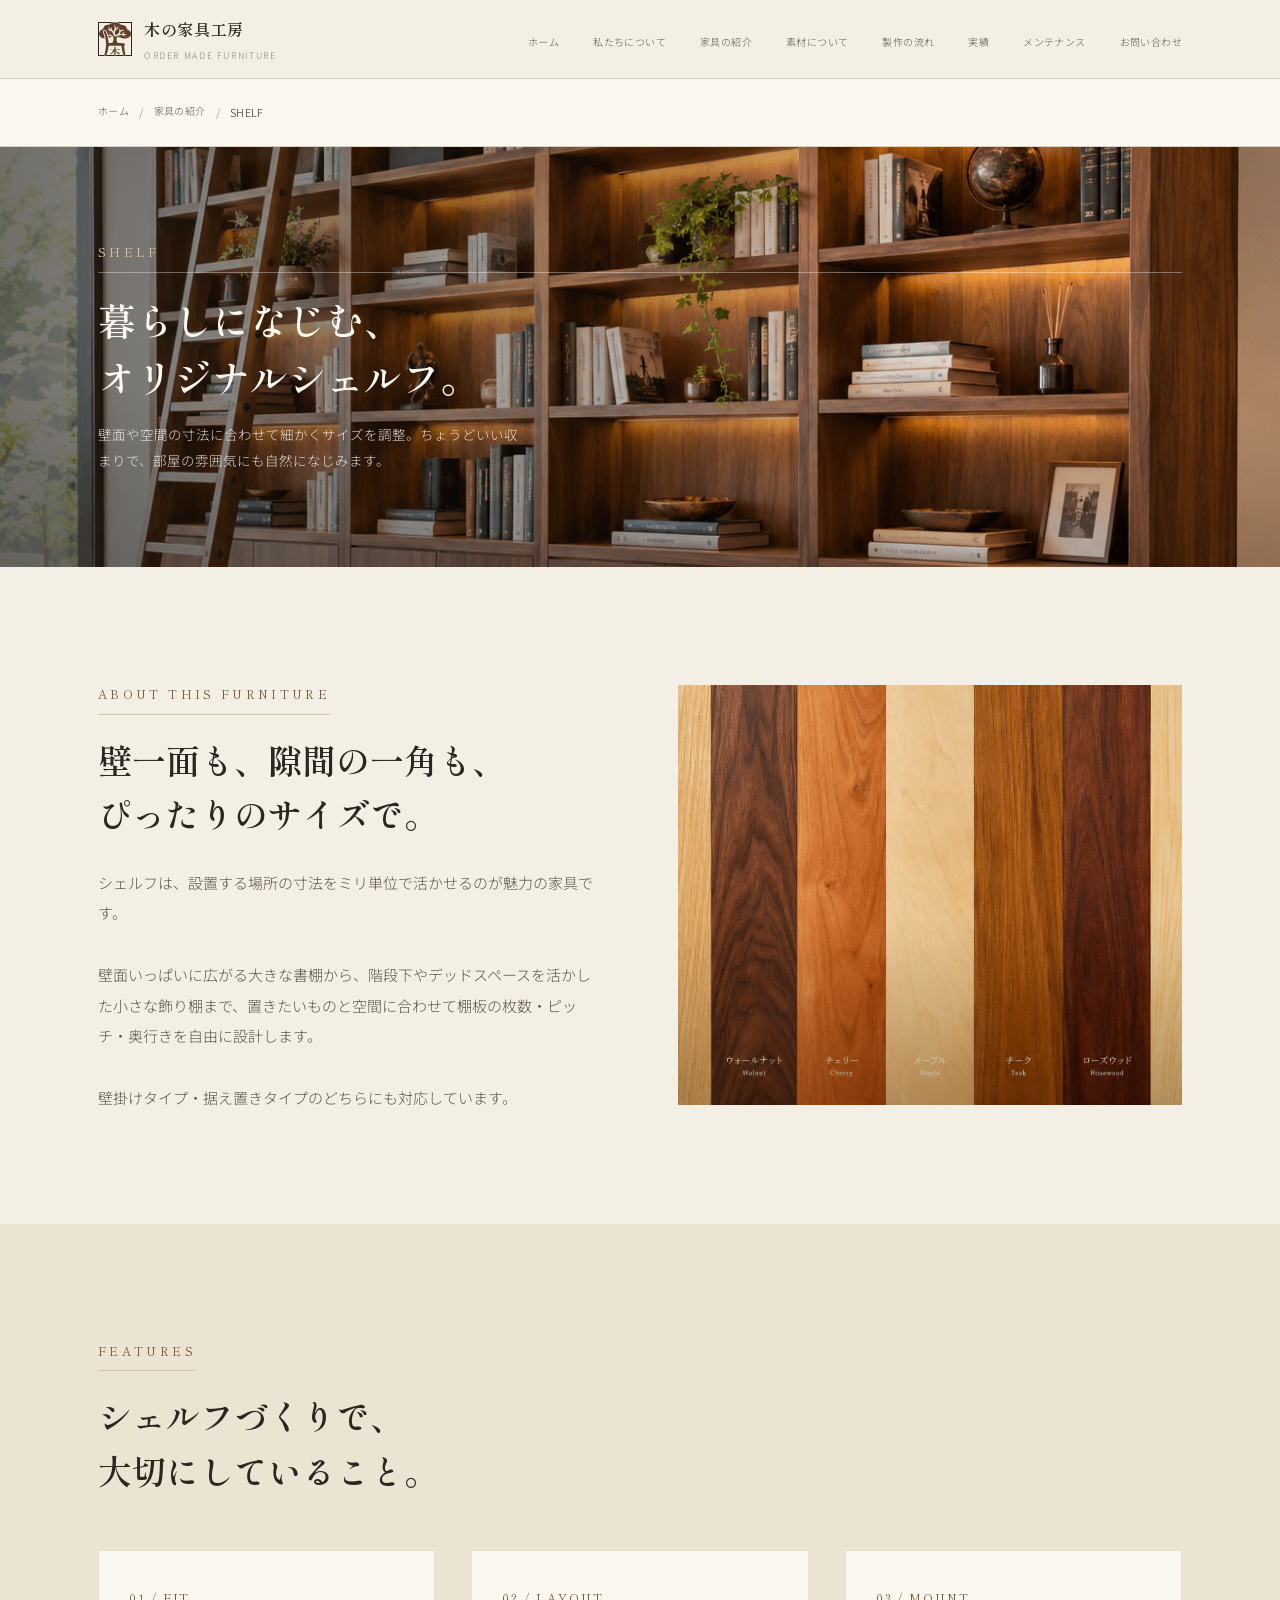
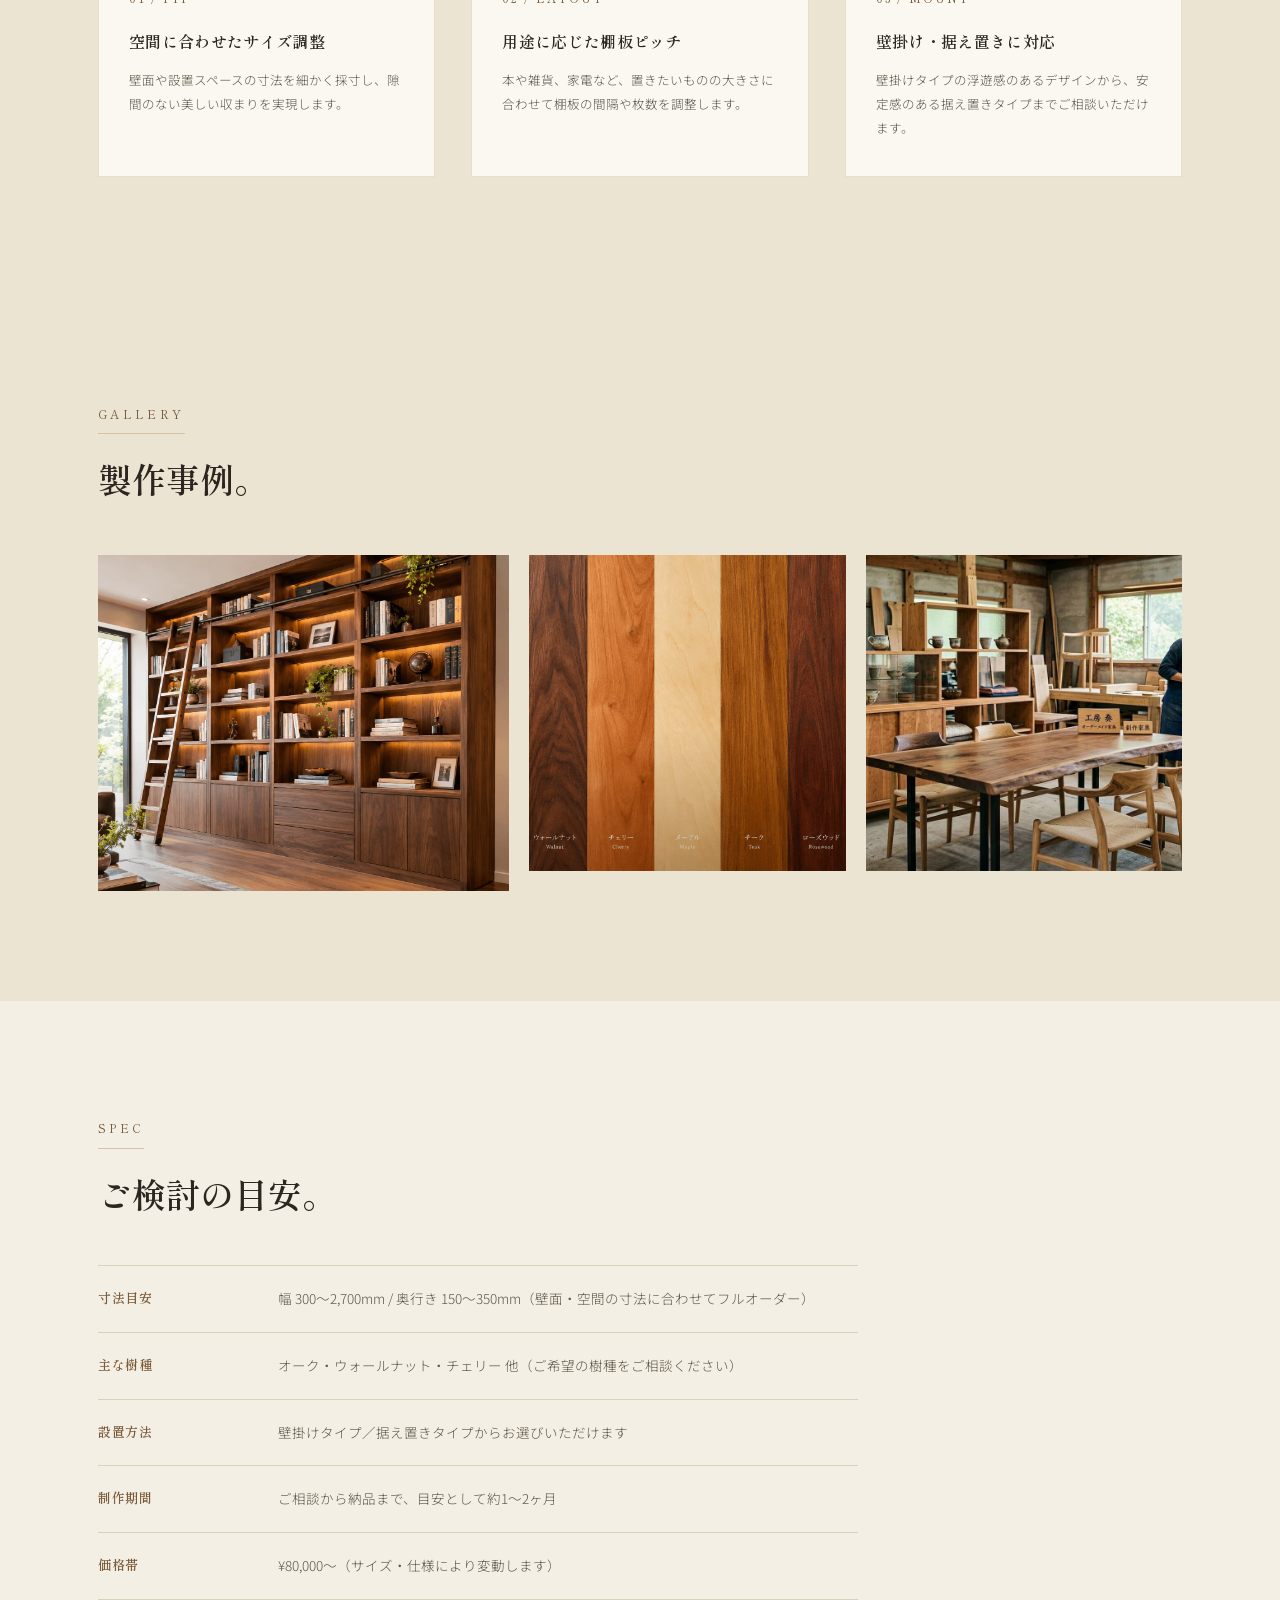
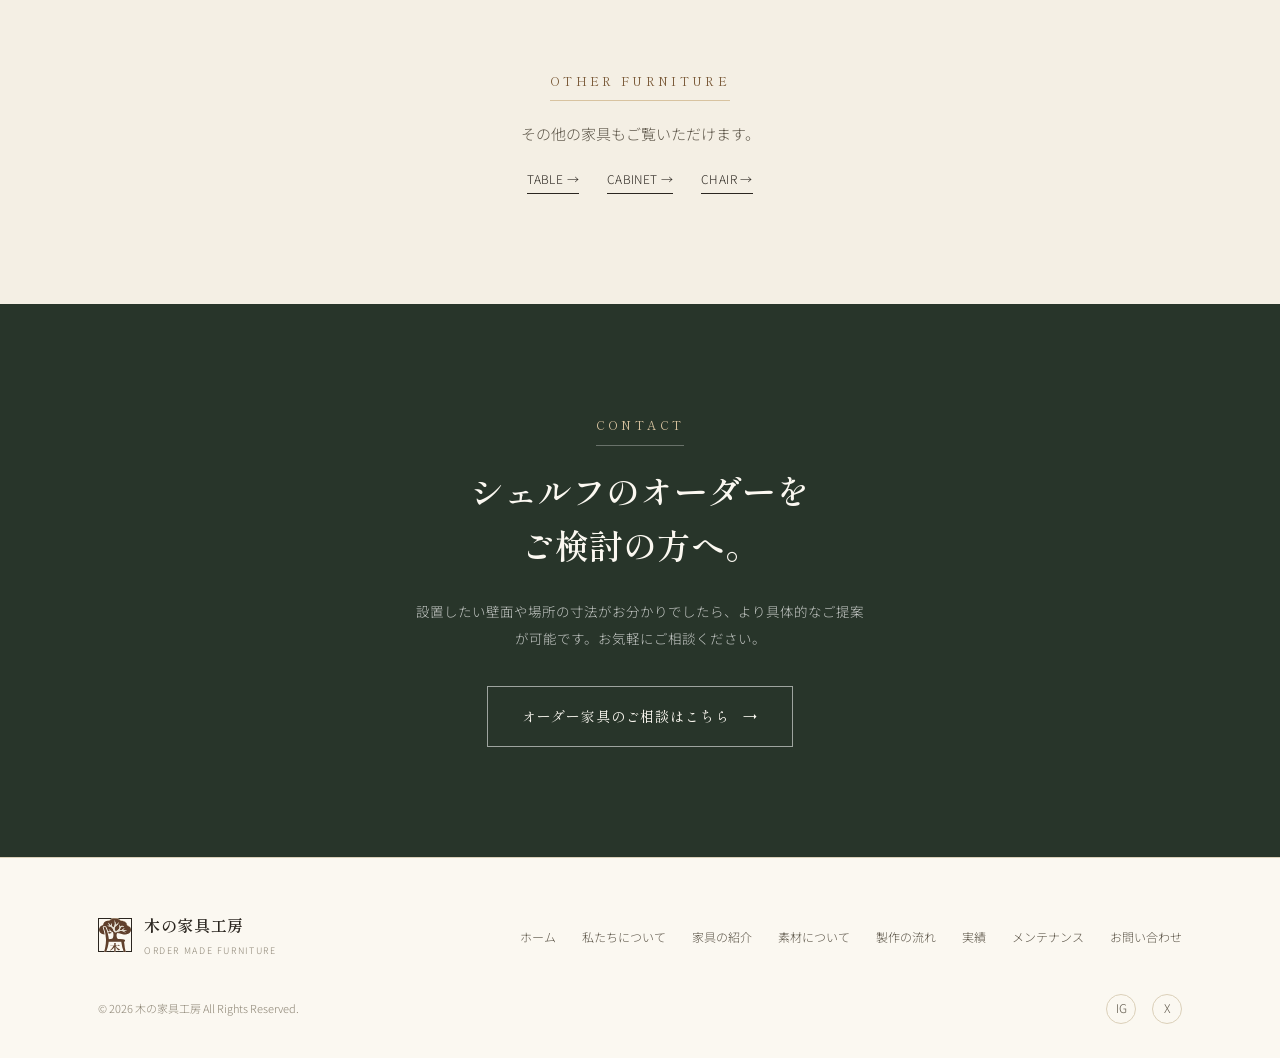
<file: shelf.html>
<!DOCTYPE html>
<html lang="ja">
<head>
<meta charset="UTF-8">
<meta name="viewport" content="width=device-width, initial-scale=1.0">
<title>SHELF | 木の家具工房</title>
<link rel="stylesheet" href="style.css">
<link rel="stylesheet" href="detail.css">
<link rel="preconnect" href="https://fonts.googleapis.com">
<link rel="preconnect" href="https://fonts.gstatic.com" crossorigin>
<link href="https://fonts.googleapis.com/css2?family=Shippori+Mincho:wght@400;500;600;700&family=Noto+Sans+JP:wght@300;400;500;600&display=swap" rel="stylesheet">
</head>
<body>

<header>
  <div class="nav-inner">
    <a class="logo" href="index.html#top">
      <span class="logo-mark"><img src="img/logo.svg" alt=""></span>
      <span class="logo-text">
        <div class="ja">木の家具工房</div>
        <div class="en">ORDER MADE FURNITURE</div>
      </span>
    </a>
    <nav>
      <ul>
        <li><a href="index.html#top">ホーム</a></li>
        <li><a href="index.html#about">私たちについて</a></li>
        <li><a href="index.html#furniture">家具の紹介</a></li>
        <li><a href="index.html#material">素材について</a></li>
        <li><a href="index.html#flow">製作の流れ</a></li>
        <li><a href="index.html#works">実績</a></li>
        <li><a href="index.html#maintenance">メンテナンス</a></li>
        <li><a href="index.html#contact">お問い合わせ</a></li>
      </ul>
    </nav>
    <div class="menu-btn"><span></span><span></span><span></span></div>
  </div>
</header>

<nav class="breadcrumb">
  <div class="wrap">
    <a href="index.html#top">ホーム</a>
    <span class="sep">/</span>
    <a href="index.html#furniture">家具の紹介</a>
    <span class="sep">/</span>
    <span class="current">SHELF</span>
  </div>
</nav>

<section class="detail-hero">
  <div class="photo"><img src="img/d.png" alt="シェルフの写真"></div>
  <div class="detail-hero-scrim"></div>
  <div class="detail-hero-content">
    <span class="eyebrow">SHELF</span>
    <h1>暮らしになじむ、<br>オリジナルシェルフ。</h1>
    <p>壁面や空間の寸法に合わせて細かくサイズを調整。ちょうどいい収まりで、部屋の雰囲気にも自然になじみます。</p>
  </div>
</section>

<section class="detail-intro">
  <div class="wrap split">
    <div>
      <span class="eyebrow">ABOUT THIS FURNITURE</span>
      <h2 class="headline">壁一面も、隙間の一角も、<br>ぴったりのサイズで。</h2>
      <p class="lead">
        シェルフは、設置する場所の寸法をミリ単位で活かせるのが魅力の家具です。<br><br>
        壁面いっぱいに広がる大きな書棚から、階段下やデッドスペースを活かした小さな飾り棚まで、置きたいものと空間に合わせて棚板の枚数・ピッチ・奥行きを自由に設計します。<br><br>
        壁掛けタイプ・据え置きタイプのどちらにも対応しています。
      </p>
    </div>
    <div class="photo"><img src="img/i.png" alt="シェルフの木目の写真"></div>
  </div>
</section>

<section class="material">
  <div class="wrap">
    <div class="feature-head">
      <span class="eyebrow">FEATURES</span>
      <h2 class="headline">シェルフづくりで、<br>大切にしていること。</h2>
    </div>
    <div class="feature-grid">
      <div class="feature-card">
        <div class="fnum">01 / FIT</div>
        <h4>空間に合わせたサイズ調整</h4>
        <p>壁面や設置スペースの寸法を細かく採寸し、隙間のない美しい収まりを実現します。</p>
      </div>
      <div class="feature-card">
        <div class="fnum">02 / LAYOUT</div>
        <h4>用途に応じた棚板ピッチ</h4>
        <p>本や雑貨、家電など、置きたいものの大きさに合わせて棚板の間隔や枚数を調整します。</p>
      </div>
      <div class="feature-card">
        <div class="fnum">03 / MOUNT</div>
        <h4>壁掛け・据え置きに対応</h4>
        <p>壁掛けタイプの浮遊感のあるデザインから、安定感のある据え置きタイプまでご相談いただけます。</p>
      </div>
    </div>
  </div>
</section>

<section class="gallery">
  <div class="wrap">
    <div class="gallery-head">
      <span class="eyebrow">GALLERY</span>
      <h2 class="headline">製作事例。</h2>
    </div>
    <div class="gallery-grid">
      <div class="photo g-main"><img src="img/d.png" alt="シェルフ製作事例"></div>
      <div class="photo"><img src="img/i.png" alt="シェルフの木目アップ写真"></div>
      <div class="photo"><img src="img/j.jpeg" alt="シェルフ製作の様子"></div>
    </div>
  </div>
</section>

<section>
  <div class="wrap">
    <div class="spec-head">
      <span class="eyebrow">SPEC</span>
      <h2 class="headline">ご検討の目安。</h2>
    </div>
    <table class="spec-table">
      <tr><th>寸法目安</th><td>幅 300〜2,700mm / 奥行き 150〜350mm（壁面・空間の寸法に合わせてフルオーダー）</td></tr>
      <tr><th>主な樹種</th><td>オーク・ウォールナット・チェリー 他（ご希望の樹種をご相談ください）</td></tr>
      <tr><th>設置方法</th><td>壁掛けタイプ／据え置きタイプからお選びいただけます</td></tr>
      <tr><th>制作期間</th><td>ご相談から納品まで、目安として約1〜2ヶ月</td></tr>
      <tr><th>価格帯</th><td>¥80,000〜（サイズ・仕様により変動します）</td></tr>
    </table>

    <div class="other-furniture">
      <span class="eyebrow">OTHER FURNITURE</span>
      <p class="lead" style="margin:0 auto;">その他の家具もご覧いただけます。</p>
      <div class="olinks">
        <a href="table.html">TABLE →</a>
        <a href="cabinet.html">CABINET →</a>
        <a href="chair.html">CHAIR →</a>
      </div>
    </div>
  </div>
</section>

<section class="detail-cta">
  <div class="wrap">
    <span class="eyebrow">CONTACT</span>
    <h2 class="headline">シェルフのオーダーを<br>ご検討の方へ。</h2>
    <p>設置したい壁面や場所の寸法がお分かりでしたら、より具体的なご提案が可能です。お気軽にご相談ください。</p>
    <a class="btn on-dark" href="index.html#contact">オーダー家具のご相談はこちら <span class="arrow">→</span></a>
  </div>
</section>

<footer>
  <div class="wrap">
    <div class="foot-top">
      <a class="logo" href="index.html#top">
        <span class="logo-mark"><img src="img/logo.svg" alt=""></span>
        <span class="logo-text">
          <div class="ja">木の家具工房</div>
          <div class="en">ORDER MADE FURNITURE</div>
        </span>
      </a>
      <div class="foot-nav">
        <ul>
          <li><a href="index.html#top">ホーム</a></li>
          <li><a href="index.html#about">私たちについて</a></li>
          <li><a href="index.html#furniture">家具の紹介</a></li>
          <li><a href="index.html#material">素材について</a></li>
          <li><a href="index.html#flow">製作の流れ</a></li>
          <li><a href="index.html#works">実績</a></li>
          <li><a href="index.html#maintenance">メンテナンス</a></li>
          <li><a href="index.html#contact">お問い合わせ</a></li>
        </ul>
      </div>
    </div>
    <div class="foot-bottom">
      <span>© 2026 木の家具工房 All Rights Reserved.</span>
      <div class="social">
        <span>IG</span><span>X</span>
      </div>
    </div>
  </div>
</footer>

</body>
</html>
</file>
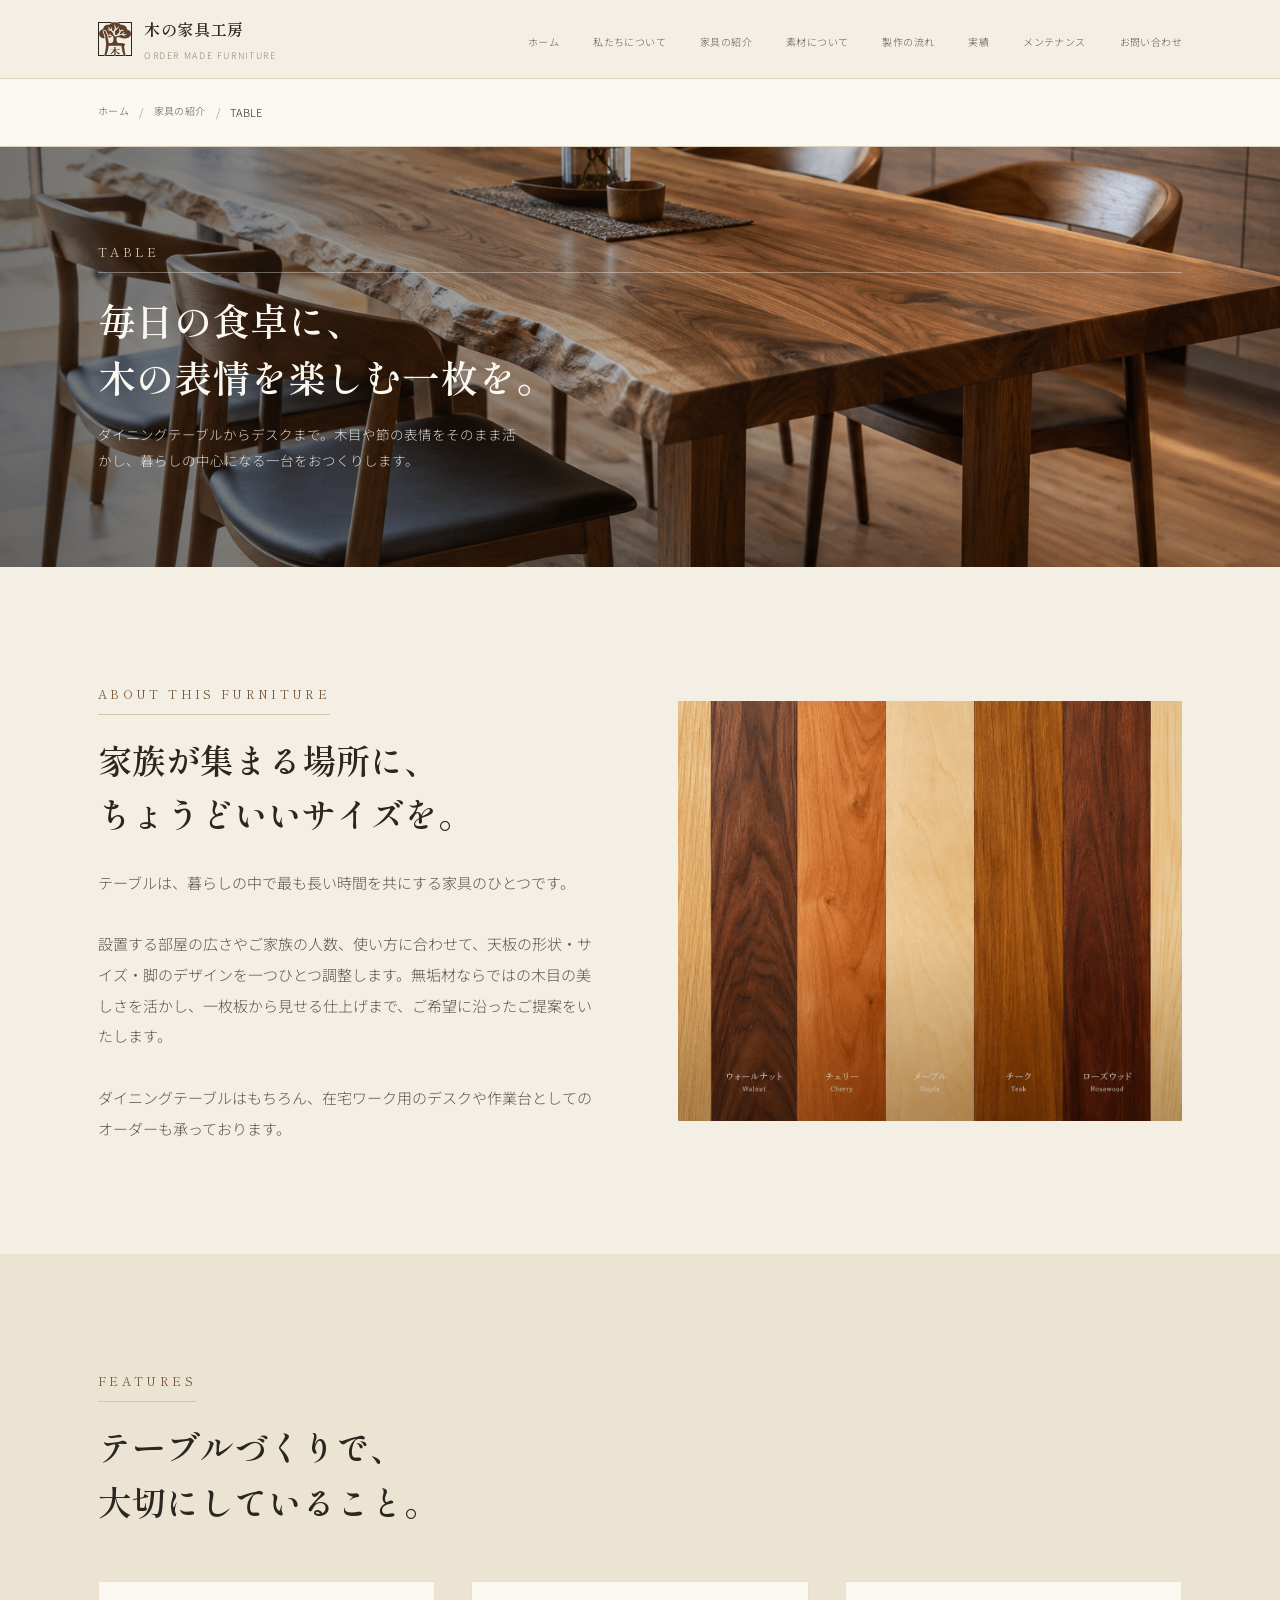
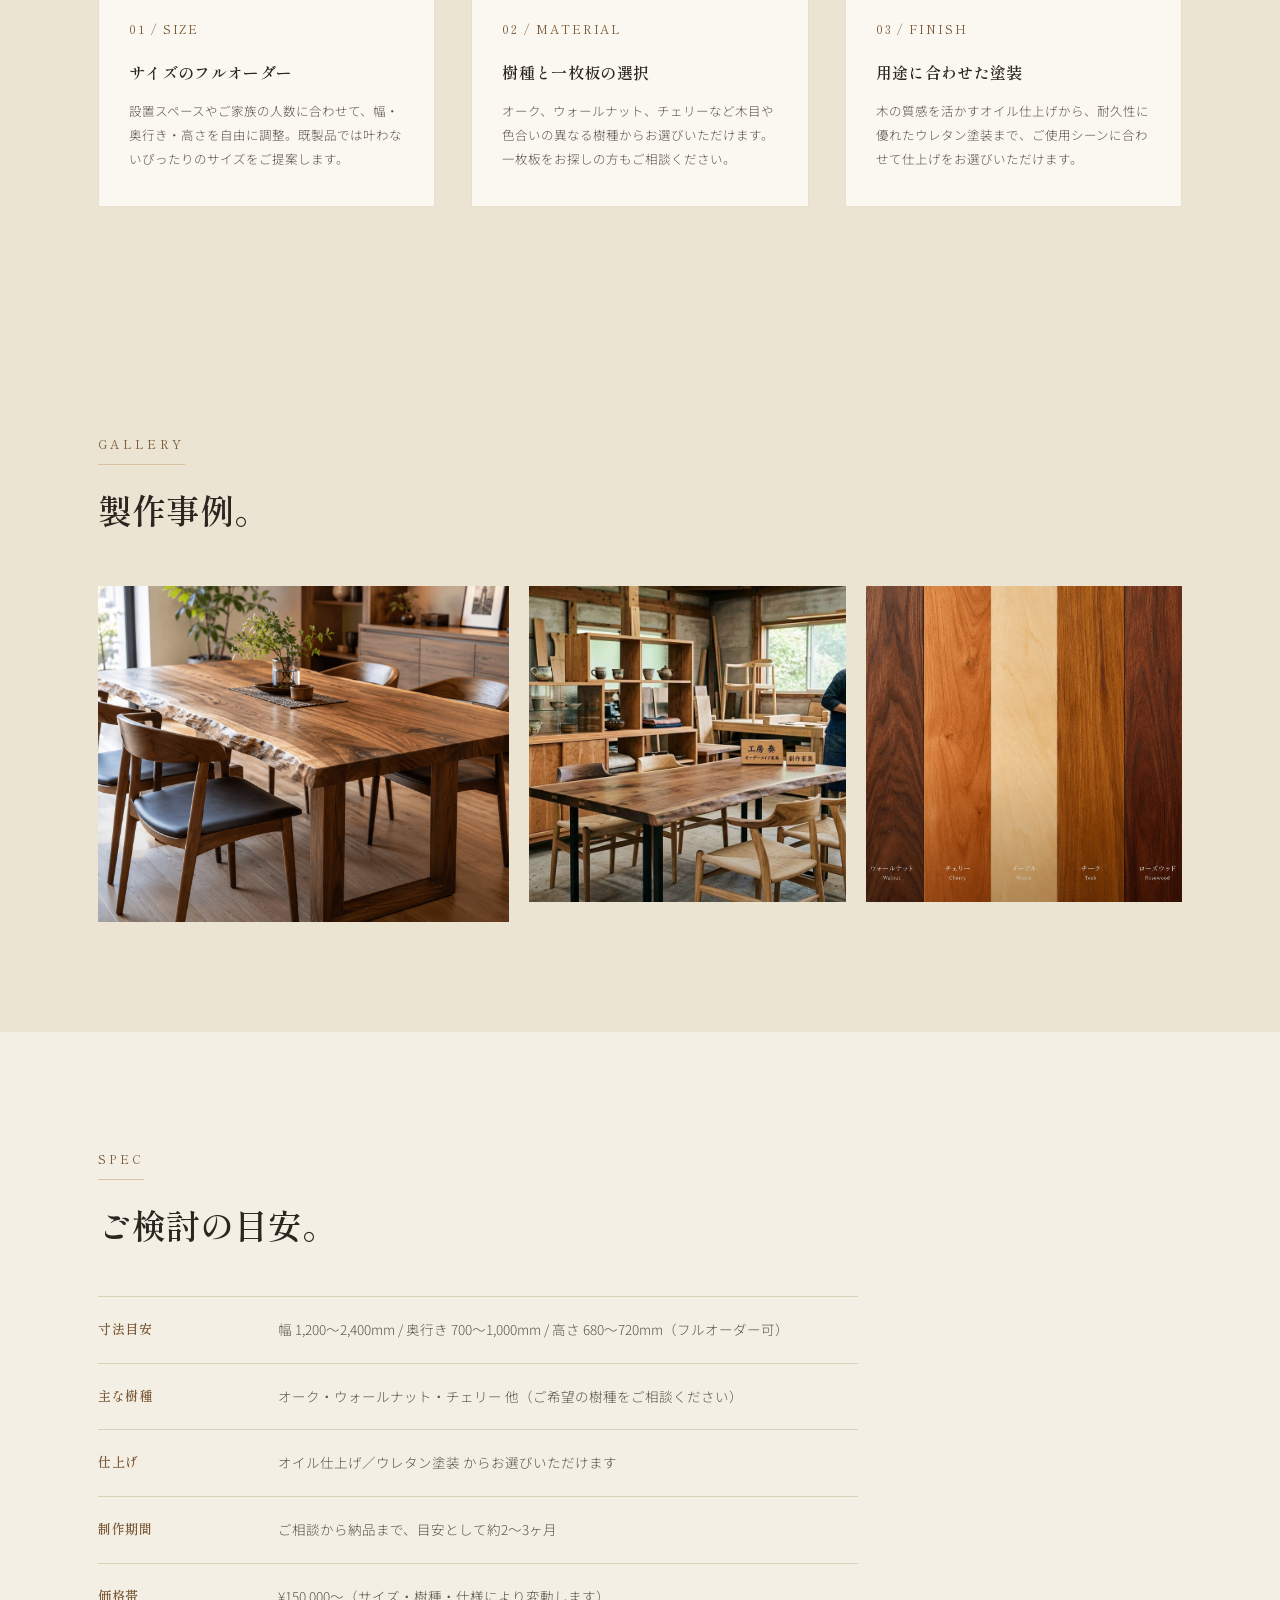
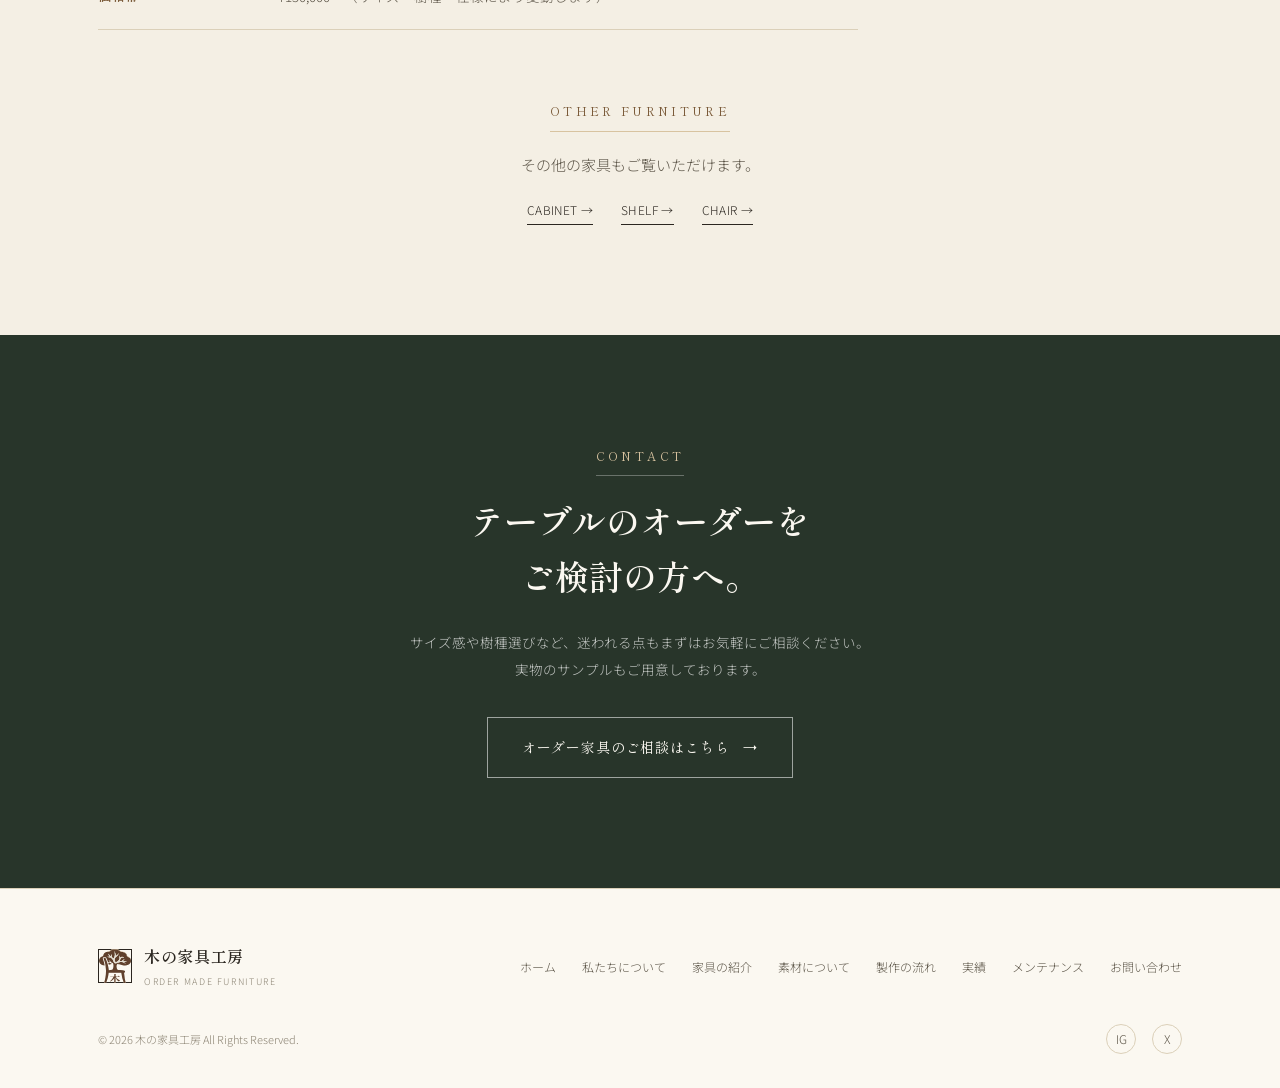
<file: table.html>
<!DOCTYPE html>
<html lang="ja">
<head>
<meta charset="UTF-8">
<meta name="viewport" content="width=device-width, initial-scale=1.0">
<title>TABLE | 木の家具工房</title>
<link rel="stylesheet" href="style.css">
<link rel="stylesheet" href="detail.css">
<link rel="preconnect" href="https://fonts.googleapis.com">
<link rel="preconnect" href="https://fonts.gstatic.com" crossorigin>
<link href="https://fonts.googleapis.com/css2?family=Shippori+Mincho:wght@400;500;600;700&family=Noto+Sans+JP:wght@300;400;500;600&display=swap" rel="stylesheet">
</head>
<body>

<header>
  <div class="nav-inner">
    <a class="logo" href="index.html#top">
      <span class="logo-mark"><img src="img/logo.svg" alt=""></span>
      <span class="logo-text">
        <div class="ja">木の家具工房</div>
        <div class="en">ORDER MADE FURNITURE</div>
      </span>
    </a>
    <nav>
      <ul>
        <li><a href="index.html#top">ホーム</a></li>
        <li><a href="index.html#about">私たちについて</a></li>
        <li><a href="index.html#furniture">家具の紹介</a></li>
        <li><a href="index.html#material">素材について</a></li>
        <li><a href="index.html#flow">製作の流れ</a></li>
        <li><a href="index.html#works">実績</a></li>
        <li><a href="index.html#maintenance">メンテナンス</a></li>
        <li><a href="index.html#contact">お問い合わせ</a></li>
      </ul>
    </nav>
    <div class="menu-btn"><span></span><span></span><span></span></div>
  </div>
</header>

<nav class="breadcrumb">
  <div class="wrap">
    <a href="index.html#top">ホーム</a>
    <span class="sep">/</span>
    <a href="index.html#furniture">家具の紹介</a>
    <span class="sep">/</span>
    <span class="current">TABLE</span>
  </div>
</nav>

<section class="detail-hero">
  <div class="photo"><img src="img/b.png" alt="ダイニングテーブルの写真"></div>
  <div class="detail-hero-scrim"></div>
  <div class="detail-hero-content">
    <span class="eyebrow">TABLE</span>
    <h1>毎日の食卓に、<br>木の表情を楽しむ一枚を。</h1>
    <p>ダイニングテーブルからデスクまで。木目や節の表情をそのまま活かし、暮らしの中心になる一台をおつくりします。</p>
  </div>
</section>

<section class="detail-intro">
  <div class="wrap split">
    <div>
      <span class="eyebrow">ABOUT THIS FURNITURE</span>
      <h2 class="headline">家族が集まる場所に、<br>ちょうどいいサイズを。</h2>
      <p class="lead">
        テーブルは、暮らしの中で最も長い時間を共にする家具のひとつです。<br><br>
        設置する部屋の広さやご家族の人数、使い方に合わせて、天板の形状・サイズ・脚のデザインを一つひとつ調整します。無垢材ならではの木目の美しさを活かし、一枚板から見せる仕上げまで、ご希望に沿ったご提案をいたします。<br><br>
        ダイニングテーブルはもちろん、在宅ワーク用のデスクや作業台としてのオーダーも承っております。
      </p>
    </div>
    <div class="photo"><img src="img/i.png" alt="木目の美しい天板の写真"></div>
  </div>
</section>

<section class="material">
  <div class="wrap">
    <div class="feature-head">
      <span class="eyebrow">FEATURES</span>
      <h2 class="headline">テーブルづくりで、<br>大切にしていること。</h2>
    </div>
    <div class="feature-grid">
      <div class="feature-card">
        <div class="fnum">01 / SIZE</div>
        <h4>サイズのフルオーダー</h4>
        <p>設置スペースやご家族の人数に合わせて、幅・奥行き・高さを自由に調整。既製品では叶わないぴったりのサイズをご提案します。</p>
      </div>
      <div class="feature-card">
        <div class="fnum">02 / MATERIAL</div>
        <h4>樹種と一枚板の選択</h4>
        <p>オーク、ウォールナット、チェリーなど木目や色合いの異なる樹種からお選びいただけます。一枚板をお探しの方もご相談ください。</p>
      </div>
      <div class="feature-card">
        <div class="fnum">03 / FINISH</div>
        <h4>用途に合わせた塗装</h4>
        <p>木の質感を活かすオイル仕上げから、耐久性に優れたウレタン塗装まで、ご使用シーンに合わせて仕上げをお選びいただけます。</p>
      </div>
    </div>
  </div>
</section>

<section class="gallery">
  <div class="wrap">
    <div class="gallery-head">
      <span class="eyebrow">GALLERY</span>
      <h2 class="headline">製作事例。</h2>
    </div>
    <div class="gallery-grid">
      <div class="photo g-main"><img src="img/b.png" alt="ダイニングテーブル製作事例"></div>
      <div class="photo"><img src="img/j.jpeg" alt="テーブル製作の様子"></div>
      <div class="photo light"><img src="img/i.png" alt="天板の木目アップ写真"></div>
    </div>
  </div>
</section>

<section>
  <div class="wrap">
    <div class="spec-head">
      <span class="eyebrow">SPEC</span>
      <h2 class="headline">ご検討の目安。</h2>
    </div>
    <table class="spec-table">
      <tr><th>寸法目安</th><td>幅 1,200〜2,400mm / 奥行き 700〜1,000mm / 高さ 680〜720mm（フルオーダー可）</td></tr>
      <tr><th>主な樹種</th><td>オーク・ウォールナット・チェリー 他（ご希望の樹種をご相談ください）</td></tr>
      <tr><th>仕上げ</th><td>オイル仕上げ／ウレタン塗装 からお選びいただけます</td></tr>
      <tr><th>制作期間</th><td>ご相談から納品まで、目安として約2〜3ヶ月</td></tr>
      <tr><th>価格帯</th><td>¥150,000〜（サイズ・樹種・仕様により変動します）</td></tr>
    </table>

    <div class="other-furniture">
      <span class="eyebrow">OTHER FURNITURE</span>
      <p class="lead" style="margin:0 auto;">その他の家具もご覧いただけます。</p>
      <div class="olinks">
        <a href="cabinet.html">CABINET →</a>
        <a href="shelf.html">SHELF →</a>
        <a href="chair.html">CHAIR →</a>
      </div>
    </div>
  </div>
</section>

<section class="detail-cta">
  <div class="wrap">
    <span class="eyebrow">CONTACT</span>
    <h2 class="headline">テーブルのオーダーを<br>ご検討の方へ。</h2>
    <p>サイズ感や樹種選びなど、迷われる点もまずはお気軽にご相談ください。実物のサンプルもご用意しております。</p>
    <a class="btn on-dark" href="index.html#contact">オーダー家具のご相談はこちら <span class="arrow">→</span></a>
  </div>
</section>

<footer>
  <div class="wrap">
    <div class="foot-top">
      <a class="logo" href="index.html#top">
        <span class="logo-mark"><img src="img/logo.svg" alt=""></span>
        <span class="logo-text">
          <div class="ja">木の家具工房</div>
          <div class="en">ORDER MADE FURNITURE</div>
        </span>
      </a>
      <div class="foot-nav">
        <ul>
          <li><a href="index.html#top">ホーム</a></li>
          <li><a href="index.html#about">私たちについて</a></li>
          <li><a href="index.html#furniture">家具の紹介</a></li>
          <li><a href="index.html#material">素材について</a></li>
          <li><a href="index.html#flow">製作の流れ</a></li>
          <li><a href="index.html#works">実績</a></li>
          <li><a href="index.html#maintenance">メンテナンス</a></li>
          <li><a href="index.html#contact">お問い合わせ</a></li>
        </ul>
      </div>
    </div>
    <div class="foot-bottom">
      <span>© 2026 木の家具工房 All Rights Reserved.</span>
      <div class="social">
        <span>IG</span><span>X</span>
      </div>
    </div>
  </div>
</footer>

</body>
</html>
</file>
<file: style.css>
:root{
    --cream:#F4EFE4;
    --cream-2:#ECE4D3;
    --paper:#FBF8F1;
    --ink:#2B2620;
    --ink-soft:#5C5548;
    --ink-faint:#8C8474;
    --wood-lt:#D8C3A0;
    --wood:#B08A5C;
    --wood-dk:#7A5A38;
    --wood-dkr:#5C4127;
    --forest:#28352A;
    --forest-dk:#1B241C;
    --line:#DBD0B9;
    --line-soft:#E7DFCB;
    --maxw:1180px;
  }
  *{box-sizing:border-box;margin:0;padding:0;}
  html{scroll-behavior:smooth;}
  body{
    font-family:'Noto Sans JP',sans-serif;
    background:var(--cream);
    color:var(--ink);
    font-weight:300;
    line-height:1.9;
    -webkit-font-smoothing:antialiased;
  }
  img{display:block;max-width:100%;}
  a{color:inherit;text-decoration:none;}
  .serif{font-family:'Shippori Mincho',serif;}
  .wrap{max-width:var(--maxw);margin:0 auto;padding:0 48px;}
  .eyebrow{
    font-family:'Shippori Mincho',serif;
    font-size:12px;
    letter-spacing:0.28em;
    color:var(--wood-dk);
    margin-bottom:18px;
    display:inline-block;
    padding-bottom:8px;
    border-bottom:1px solid var(--wood-lt);
  }
  h2.headline{
    font-family:'Shippori Mincho',serif;
    font-weight:600;
    font-size:34px;
    line-height:1.6;
    color:var(--ink);
    margin-bottom:26px;
  }
  p.lead{
    color:var(--ink-soft);
    font-size:15px;
    line-height:2.05;
    max-width:520px;
  }
  .btn{
    display:inline-flex;
    align-items:center;
    gap:14px;
    font-family:'Shippori Mincho',serif;
    font-size:14px;
    letter-spacing:0.06em;
    padding:16px 34px;
    border:1px solid var(--ink);
    color:var(--ink);
    background:transparent;
    transition:background .35s ease, color .35s ease, border-color .35s ease;
  }
  .btn:hover{background:var(--ink);color:var(--paper);}
  .btn.on-dark{border-color:rgba(255,255,255,.55);color:var(--paper);}
  .btn.on-dark:hover{background:var(--paper);color:var(--forest-dk);}
  .btn .arrow{transition:transform .35s ease;}
  .btn:hover .arrow{transform:translateX(4px);}

  /* wood texture placeholder blocks */
  .photo{
    position:relative;
    overflow:hidden;
    background:
      repeating-linear-gradient(100deg, rgba(255,255,255,.05) 0px, rgba(255,255,255,.05) 2px, transparent 2px, transparent 34px),
      linear-gradient(150deg,var(--wood) 0%, var(--wood-dk) 55%, var(--wood-dkr) 100%);
  }
  .photo::after{
    content:'';
    position:absolute;inset:0;
    background:linear-gradient(0deg, rgba(0,0,0,.18), transparent 45%);
    pointer-events:none;
  }
  .photo img{
    position:absolute;inset:0;
    width:100%;height:100%;
    object-fit:cover;
  }
  .photo.forest{background:
      repeating-linear-gradient(95deg, rgba(255,255,255,.04) 0px, rgba(255,255,255,.04) 2px, transparent 2px, transparent 30px),
      linear-gradient(160deg,#3c4c3d 0%, var(--forest) 60%, var(--forest-dk) 100%);}
  .photo.light{background:
      repeating-linear-gradient(100deg, rgba(255,255,255,.35) 0px, rgba(255,255,255,.35) 2px, transparent 2px, transparent 30px),
      linear-gradient(150deg,var(--wood-lt) 0%, var(--wood) 100%);}

  /* ===== HEADER ===== */
  header{
    position:sticky;top:0;z-index:50;
    background:rgba(244,239,228,.92);
    backdrop-filter:blur(6px);
    border-bottom:1px solid var(--line);
  }
  .nav-inner{
    max-width:var(--maxw);margin:0 auto;padding:0 48px;
    display:flex;align-items:center;justify-content:space-between;
    height:78px;
  }
  .logo{display:flex;align-items:center;gap:12px;}
  .logo-mark{
    width:34px;height:34px;border:1px solid var(--ink);
    display:flex;align-items:center;justify-content:center;
    font-size:16px;
  }
  .logo-text .ja{font-family:'Shippori Mincho',serif;font-size:16px;font-weight:600;letter-spacing:.04em;}
  .logo-text .en{font-size:9px;letter-spacing:.18em;color:var(--ink-faint);margin-top:2px;}
  nav ul{list-style:none;display:flex;gap:34px;}
  nav a{font-size:10px;letter-spacing:.04em;color:var(--ink-soft);position:relative;padding-bottom:4px;}
  nav a::after{content:'';position:absolute;left:0;right:0;bottom:0;height:1px;background:var(--ink);transform:scaleX(0);transition:transform .3s ease;transform-origin:right;}
  nav a:hover::after{transform:scaleX(1);transform-origin:left;}
  .menu-btn{display:none;width:22px;height:14px;flex-direction:column;justify-content:space-between;cursor:pointer;}
  .menu-btn span{display:block;height:1px;background:var(--ink);}

  /* ===== HERO ===== */
  .hero{position:relative;height:640px;overflow:hidden;}
  .hero .photo{position:absolute;inset:0;}
  .hero-scrim{position:absolute;inset:0;background:linear-gradient(100deg, rgba(20,16,10,.62) 0%, rgba(20,16,10,.38) 42%, rgba(20,16,10,.08) 70%);}
  .hero-content{
    position:relative;z-index:2;max-width:var(--maxw);margin:0 auto;padding:0 48px;
    height:100%;display:flex;flex-direction:column;justify-content:center;color:var(--paper);
  }
  .hero-content .eyebrow{color:var(--wood-lt);border-color:rgba(255,255,255,.35);}
  .hero-content h1{
    font-family:'Shippori Mincho',serif;font-weight:600;
    font-size:44px;line-height:1.55;margin-bottom:22px;
  }
  .hero-content p{font-size:14px;color:rgba(255,255,255,.82);line-height:2;margin-bottom:34px;max-width:400px;}

  /* ===== SECTION shared ===== */
  section{padding:110px 0;}
  .split{display:grid;grid-template-columns:1fr 1fr;gap:76px;align-items:center;}
  .about .split .photo{aspect-ratio:6/5;border-radius:2px;}
  .material{background:var(--cream-2);}
  .material .split{grid-template-columns:0.95fr 1.05fr;}
  .material .photo{aspect-ratio:6/5;}
  .swatches{display:flex;gap:14px;margin-top:26px;}
  .swatch{flex:1;text-align:center;}
  .swatch .chip{height:64px;border-radius:2px;margin-bottom:10px;}
  .swatch .chip.oak{background:linear-gradient(160deg,#E4CE9F,#C6A467);}
  .swatch .chip.walnut{background:linear-gradient(160deg,#7C5A3C,#4C331F);}
  .swatch .chip.cherry{background:linear-gradient(160deg,#B87950,#87502E);}
  .swatch span{font-size:11px;color:var(--ink-soft);letter-spacing:.03em;}

  /* furniture grid */
  .furniture-head{max-width:640px;margin-bottom:56px;}
  .furniture-grid{display:grid;grid-template-columns:repeat(4,1fr);gap:32px;}
  .fcard .photo{aspect-ratio:1/1;margin-bottom:22px;}
  .fcard h3{font-family:'Shippori Mincho',serif;font-size:16px;font-weight:600;margin-bottom:10px;letter-spacing:.03em;}
  .fcard p{font-size:12.5px;color:var(--ink-soft);line-height:1.9;margin-bottom:16px;min-height:57px;}
  .fcard .more{font-size:12px;letter-spacing:.03em;border-bottom:1px solid var(--ink);padding-bottom:2px;}

  /* order flow */
  .flow{background:var(--forest);color:var(--paper);}
  .flow .eyebrow{color:var(--wood-lt);border-color:rgba(255,255,255,.3);}
  .flow-head{max-width:640px;margin-bottom:64px;}
  .flow-head h2{color:var(--paper);}
  .flow-steps{display:grid;grid-template-columns:repeat(5,1fr);gap:0;position:relative;}
  .flow-steps::before{content:'';position:absolute;top:26px;left:6%;right:6%;height:1px;background:rgba(255,255,255,.22);}
  .fstep{position:relative;text-align:left;padding-right:20px;}
  .fstep .num{
    font-family:'Shippori Mincho',serif;font-size:15px;color:var(--forest-dk);
    width:52px;height:52px;border-radius:50%;background:var(--wood-lt);
    display:flex;align-items:center;justify-content:center;margin-bottom:24px;position:relative;z-index:1;
  }
  .fstep h4{font-family:'Shippori Mincho',serif;font-size:15px;font-weight:600;margin-bottom:10px;}
  .fstep p{font-size:12px;color:rgba(255,255,255,.68);line-height:1.9;}

  /* craftsmanship + works */
  .craft-works{background:var(--cream-2);}
  .cw-grid{display:grid;grid-template-columns:0.85fr 1fr 1fr;gap:0;align-items:stretch;}
  .cw-photo{min-height:520px;}
  .cw-col{padding:64px 46px;}
  .cw-col + .cw-col{border-left:1px solid var(--line);}
  .cw-col h3{font-family:'Shippori Mincho',serif;font-size:21px;font-weight:600;margin-bottom:20px;line-height:1.6;}
  .cw-col p{font-size:13px;color:var(--ink-soft);line-height:2;margin-bottom:24px;}
  .works-thumbs{display:grid;grid-template-columns:1fr 1fr;gap:12px;margin-top:8px;}
  .works-thumbs .photo{aspect-ratio:4/3;}

  /* maintenance + contact */
  .mc-grid{display:grid;grid-template-columns:1fr 1.15fr;min-height:420px;}
  .mc-photo{position:relative;}
  .mc-photo .photo{position:absolute;inset:0;}
  .mc-copy{padding:70px 60px;}
  .mc-copy.dark{background:var(--forest);color:var(--paper);}
  .mc-copy.dark .eyebrow{color:var(--wood-lt);border-color:rgba(255,255,255,.3);}
  .mc-copy.dark h2{color:var(--paper);}
  .mc-copy.dark p{color:rgba(255,255,255,.72);}
  .mc-copy p{font-size:13.5px;color:var(--ink-soft);line-height:2.05;margin-bottom:30px;max-width:420px;}
  section.maintenance-contact{padding:0;}

  /* footer */
  footer{background:var(--paper);border-top:1px solid var(--line);padding:52px 0 34px;}
  .foot-top{display:flex;justify-content:space-between;align-items:center;margin-bottom:34px;flex-wrap:wrap;gap:24px;}
  .foot-nav ul{list-style:none;display:flex;gap:26px;flex-wrap:wrap;}
  .foot-nav a{font-size:12px;color:var(--ink-soft);}
  .foot-bottom{display:flex;justify-content:space-between;align-items:center;font-size:11px;color:var(--ink-faint);flex-wrap:wrap;gap:16px;}
  .social{display:flex;gap:16px;}
  .social span{width:30px;height:30px;border:1px solid var(--line);border-radius:50%;display:flex;align-items:center;justify-content:center;font-size:12px;color:var(--ink-soft);}

  @media (max-width:1020px){
    .wrap,.nav-inner,.hero-content{padding:0 28px;}
    nav ul{display:none;}
    .menu-btn{display:flex;}
    .hero-content h1{font-size:32px;}
    .split{grid-template-columns:1fr;gap:36px;}
    .about .split{display:flex;flex-direction:column-reverse;}
    .furniture-grid{grid-template-columns:repeat(2,1fr);}
    .flow-steps{grid-template-columns:repeat(2,1fr);row-gap:40px;}
    .flow-steps::before{display:none;}
    .cw-grid{grid-template-columns:1fr;}
    .cw-photo{min-height:280px;}
    .cw-col + .cw-col{border-left:none;border-top:1px solid var(--line);}
    .mc-grid{grid-template-columns:1fr;}
    .mc-photo{min-height:260px;}
    section{padding:70px 0;}
    h2.headline{font-size:26px;}
    .foot-top{flex-direction:column;align-items:flex-start;}
  }
  :root{
    --cream:#F4EFE4;
    --cream-2:#ECE4D3;
    --paper:#FBF8F1;
    --ink:#2B2620;
    --ink-soft:#5C5548;
    --ink-faint:#8C8474;
    --wood-lt:#D8C3A0;
    --wood:#B08A5C;
    --wood-dk:#7A5A38;
    --wood-dkr:#5C4127;
    --forest:#28352A;
    --forest-dk:#1B241C;
    --line:#DBD0B9;
    --line-soft:#E7DFCB;
    --maxw:1180px;
  }
  *{box-sizing:border-box;margin:0;padding:0;}
  html{scroll-behavior:smooth;}
  body{
    font-family:'Noto Sans JP',sans-serif;
    background:var(--cream);
    color:var(--ink);
    font-weight:300;
    line-height:1.9;
    -webkit-font-smoothing:antialiased;
  }
  img{display:block;max-width:100%;}
  a{color:inherit;text-decoration:none;}
  .serif{font-family:'Shippori Mincho',serif;}
  .wrap{max-width:var(--maxw);margin:0 auto;padding:0 48px;}
  .eyebrow{
    font-family:'Shippori Mincho',serif;
    font-size:12px;
    letter-spacing:0.28em;
    color:var(--wood-dk);
    margin-bottom:18px;
    display:inline-block;
    padding-bottom:8px;
    border-bottom:1px solid var(--wood-lt);
  }
  h2.headline{
    font-family:'Shippori Mincho',serif;
    font-weight:600;
    font-size:34px;
    line-height:1.6;
    color:var(--ink);
    margin-bottom:26px;
  }
  p.lead{
    color:var(--ink-soft);
    font-size:15px;
    line-height:2.05;
    max-width:520px;
  }
  .btn{
    display:inline-flex;
    align-items:center;
    gap:14px;
    font-family:'Shippori Mincho',serif;
    font-size:14px;
    letter-spacing:0.06em;
    padding:16px 34px;
    border:1px solid var(--ink);
    color:var(--ink);
    background:transparent;
    transition:background .35s ease, color .35s ease, border-color .35s ease;
  }
  .btn:hover{background:var(--ink);color:var(--paper);}
  .btn.on-dark{border-color:rgba(255,255,255,.55);color:var(--paper);}
  .btn.on-dark:hover{background:var(--paper);color:var(--forest-dk);}
  .btn .arrow{transition:transform .35s ease;}
  .btn:hover .arrow{transform:translateX(4px);}

  /* wood texture placeholder blocks */
  .photo{
    position:relative;
    overflow:hidden;
    background:
      repeating-linear-gradient(100deg, rgba(255,255,255,.05) 0px, rgba(255,255,255,.05) 2px, transparent 2px, transparent 34px),
      linear-gradient(150deg,var(--wood) 0%, var(--wood-dk) 55%, var(--wood-dkr) 100%);
  }
  .photo::after{
    content:'';
    position:absolute;inset:0;
    background:linear-gradient(0deg, rgba(0,0,0,.18), transparent 45%);
  }
  .photo.forest{background:
      repeating-linear-gradient(95deg, rgba(255,255,255,.04) 0px, rgba(255,255,255,.04) 2px, transparent 2px, transparent 30px),
      linear-gradient(160deg,#3c4c3d 0%, var(--forest) 60%, var(--forest-dk) 100%);}
  .photo.light{background:
      repeating-linear-gradient(100deg, rgba(255,255,255,.35) 0px, rgba(255,255,255,.35) 2px, transparent 2px, transparent 30px),
      linear-gradient(150deg,var(--wood-lt) 0%, var(--wood) 100%);}

  /* ===== HEADER ===== */
  header{
    position:sticky;top:0;z-index:50;
    background:rgba(244,239,228,.92);
    backdrop-filter:blur(6px);
    border-bottom:1px solid var(--line);
  }
  .nav-inner{
    max-width:var(--maxw);margin:0 auto;padding:0 48px;
    display:flex;align-items:center;justify-content:space-between;
    height:78px;
  }
  .logo{display:flex;align-items:center;gap:12px;}
  .logo-mark{
    width:34px;height:34px;border:1px solid var(--ink);
    display:flex;align-items:center;justify-content:center;
    font-size:16px;
  }
  .logo-text .ja{font-family:'Shippori Mincho',serif;font-size:16px;font-weight:600;letter-spacing:.04em;}
  .logo-text .en{font-size:9px;letter-spacing:.18em;color:var(--ink-faint);margin-top:2px;}
  nav ul{list-style:none;display:flex;gap:34px;}
  nav a{font-size:10px;letter-spacing:.04em;color:var(--ink-soft);position:relative;padding-bottom:4px;}
  nav a::after{content:'';position:absolute;left:0;right:0;bottom:0;height:1px;background:var(--ink);transform:scaleX(0);transition:transform .3s ease;transform-origin:right;}
  nav a:hover::after{transform:scaleX(1);transform-origin:left;}
  .menu-btn{display:none;width:22px;height:14px;flex-direction:column;justify-content:space-between;cursor:pointer;}
  .menu-btn span{display:block;height:1px;background:var(--ink);}

  /* ===== HERO ===== */
  .hero{position:relative;height:640px;overflow:hidden;}
  .hero .photo{position:absolute;inset:0;}
  .hero-scrim{position:absolute;inset:0;background:linear-gradient(100deg, rgba(20,16,10,.62) 0%, rgba(20,16,10,.38) 42%, rgba(20,16,10,.08) 70%);}
  .hero-content{
    position:relative;z-index:2;max-width:var(--maxw);margin:0 auto;padding:0 48px;
    height:100%;display:flex;flex-direction:column;justify-content:center;color:var(--paper);
  }
  .hero-content .eyebrow{color:var(--wood-lt);border-color:rgba(255,255,255,.35);}
  .hero-content h1{
    font-family:'Shippori Mincho',serif;font-weight:600;
    font-size:44px;line-height:1.55;margin-bottom:22px;
  }
  .hero-content p{font-size:14px;color:rgba(255,255,255,.82);line-height:2;margin-bottom:34px;max-width:400px;}

  /* ===== SECTION shared ===== */
  section{padding:110px 0;}
  .split{display:grid;grid-template-columns:1fr 1fr;gap:76px;align-items:center;}
  .about .split .photo{aspect-ratio:6/5;border-radius:2px;}
  .material{background:var(--cream-2);}
  .material .split{grid-template-columns:0.95fr 1.05fr;}
  .material .photo{aspect-ratio:6/5;}
  .swatches{display:flex;gap:14px;margin-top:26px;}
  .swatch{flex:1;text-align:center;}
  .swatch .chip{height:64px;border-radius:2px;margin-bottom:10px;}
  .swatch .chip.oak{background:linear-gradient(160deg,#E4CE9F,#C6A467);}
  .swatch .chip.walnut{background:linear-gradient(160deg,#7C5A3C,#4C331F);}
  .swatch .chip.cherry{background:linear-gradient(160deg,#B87950,#87502E);}
  .swatch span{font-size:11px;color:var(--ink-soft);letter-spacing:.03em;}

  /* furniture grid */
  .furniture-head{max-width:640px;margin-bottom:56px;}
  .furniture-grid{display:grid;grid-template-columns:repeat(4,1fr);gap:32px;}
  .fcard .photo{aspect-ratio:1/1;margin-bottom:22px;}
  .fcard h3{font-family:'Shippori Mincho',serif;font-size:16px;font-weight:600;margin-bottom:10px;letter-spacing:.03em;}
  .fcard p{font-size:12.5px;color:var(--ink-soft);line-height:1.9;margin-bottom:16px;min-height:57px;}
  .fcard .more{font-size:12px;letter-spacing:.03em;border-bottom:1px solid var(--ink);padding-bottom:2px;}

  /* order flow */
  .flow{background:var(--forest);color:var(--paper);}
  .flow .eyebrow{color:var(--wood-lt);border-color:rgba(255,255,255,.3);}
  .flow-head{max-width:640px;margin-bottom:64px;}
  .flow-head h2{color:var(--paper);}
  .flow-steps{display:grid;grid-template-columns:repeat(5,1fr);gap:0;position:relative;}
  .flow-steps::before{content:'';position:absolute;top:26px;left:6%;right:6%;height:1px;background:rgba(255,255,255,.22);}
  .fstep{position:relative;text-align:left;padding-right:20px;}
  .fstep .num{
    font-family:'Shippori Mincho',serif;font-size:15px;color:var(--forest-dk);
    width:52px;height:52px;border-radius:50%;background:var(--wood-lt);
    display:flex;align-items:center;justify-content:center;margin-bottom:24px;position:relative;z-index:1;
  }
  .fstep h4{font-family:'Shippori Mincho',serif;font-size:15px;font-weight:600;margin-bottom:10px;}
  .fstep p{font-size:12px;color:rgba(255,255,255,.68);line-height:1.9;}

  /* craftsmanship + works */
  .craft-works{background:var(--cream-2);}
  .cw-grid{display:grid;grid-template-columns:0.85fr 1fr 1fr;gap:0;align-items:stretch;}
  .cw-photo{min-height:520px;}
  .cw-col{padding:64px 46px;}
  .cw-col + .cw-col{border-left:1px solid var(--line);}
  .cw-col h3{font-family:'Shippori Mincho',serif;font-size:21px;font-weight:600;margin-bottom:20px;line-height:1.6;}
  .cw-col p{font-size:13px;color:var(--ink-soft);line-height:2;margin-bottom:24px;}
  .works-thumbs{display:grid;grid-template-columns:1fr 1fr;gap:12px;margin-top:8px;}
  .works-thumbs .photo{aspect-ratio:4/3;}

  /* maintenance + contact */
  .mc-grid{display:grid;grid-template-columns:1fr 1.15fr;min-height:420px;}
  .mc-photo{position:relative;}
  .mc-photo .photo{position:absolute;inset:0;}
  .mc-copy{padding:70px 60px;}
  .mc-copy.dark{background:var(--forest);color:var(--paper);}
  .mc-copy.dark .eyebrow{color:var(--wood-lt);border-color:rgba(255,255,255,.3);}
  .mc-copy.dark h2{color:var(--paper);}
  .mc-copy.dark p{color:rgba(255,255,255,.72);}
  .mc-copy p{font-size:13.5px;color:var(--ink-soft);line-height:2.05;margin-bottom:30px;max-width:420px;}
  section.maintenance-contact{padding:0;}

  /* footer */
  footer{background:var(--paper);border-top:1px solid var(--line);padding:52px 0 34px;}
  .foot-top{display:flex;justify-content:space-between;align-items:center;margin-bottom:34px;flex-wrap:wrap;gap:24px;}
  .foot-nav ul{list-style:none;display:flex;gap:26px;flex-wrap:wrap;}
  .foot-nav a{font-size:12px;color:var(--ink-soft);}
  .foot-bottom{display:flex;justify-content:space-between;align-items:center;font-size:11px;color:var(--ink-faint);flex-wrap:wrap;gap:16px;}
  .social{display:flex;gap:16px;}
  .social span{width:30px;height:30px;border:1px solid var(--line);border-radius:50%;display:flex;align-items:center;justify-content:center;font-size:12px;color:var(--ink-soft);}

  @media (max-width:1020px){
    .wrap,.nav-inner,.hero-content{padding:0 28px;}
    nav ul{display:none;}
    .menu-btn{display:flex;}
    .hero-content h1{font-size:32px;}
    .split{grid-template-columns:1fr;gap:36px;}
    .about .split{display:flex;flex-direction:column-reverse;}
    .furniture-grid{grid-template-columns:repeat(2,1fr);}
    .flow-steps{grid-template-columns:repeat(2,1fr);row-gap:40px;}
    .flow-steps::before{display:none;}
    .cw-grid{grid-template-columns:1fr;}
    .cw-photo{min-height:280px;}
    .cw-col + .cw-col{border-left:none;border-top:1px solid var(--line);}
    .mc-grid{grid-template-columns:1fr;}
    .mc-photo{min-height:260px;}
    section{padding:70px 0;}
    h2.headline{font-size:26px;}
    .foot-top{flex-direction:column;align-items:flex-start;}
  }
</file>
<file: detail.css>
/* ===== DETAIL PAGE (table/cabinet/shelf/chair) ===== */

.breadcrumb{
  padding:22px 0;
  border-bottom:1px solid var(--line);
  background:var(--paper);
}
.breadcrumb .wrap{
  display:flex;align-items:center;gap:10px;
  font-size:11px;letter-spacing:.03em;color:var(--ink-faint);
}
.breadcrumb a{color:var(--ink-soft);}
.breadcrumb a:hover{color:var(--ink);}
.breadcrumb span.sep{color:var(--ink-faint);}
.breadcrumb span.current{color:var(--ink);}

.detail-hero{position:relative;height:420px;overflow:hidden;}
.detail-hero .photo{position:absolute;inset:0;}
.detail-hero-scrim{position:absolute;inset:0;background:linear-gradient(100deg, rgba(20,16,10,.60) 0%, rgba(20,16,10,.34) 45%, rgba(20,16,10,.06) 75%);}
.detail-hero-content{
  position:relative;z-index:2;max-width:var(--maxw);margin:0 auto;padding:0 48px;
  height:100%;display:flex;flex-direction:column;justify-content:center;color:var(--paper);
}
.detail-hero-content .eyebrow{color:var(--wood-lt);border-color:rgba(255,255,255,.35);}
.detail-hero-content h1{
  font-family:'Shippori Mincho',serif;font-weight:600;
  font-size:38px;line-height:1.5;margin-bottom:16px;
}
.detail-hero-content p{font-size:13.5px;color:rgba(255,255,255,.82);line-height:1.95;max-width:420px;}

.detail-intro .split{gap:76px;}
.detail-intro .photo{aspect-ratio:6/5;border-radius:2px;}

.feature-head{max-width:640px;margin-bottom:52px;}
.feature-grid{display:grid;grid-template-columns:repeat(3,1fr);gap:36px;}
.feature-card{padding:36px 30px;background:var(--paper);border:1px solid var(--line-soft);}
.feature-card .fnum{font-family:'Shippori Mincho',serif;font-size:12px;color:var(--wood-dk);letter-spacing:.16em;margin-bottom:16px;}
.feature-card h4{font-family:'Shippori Mincho',serif;font-size:16px;font-weight:600;margin-bottom:12px;letter-spacing:.02em;}
.feature-card p{font-size:12.5px;color:var(--ink-soft);line-height:1.9;}

.gallery{background:var(--cream-2);}
.gallery-head{max-width:640px;margin-bottom:48px;}
.gallery-grid{display:grid;grid-template-columns:1.3fr 1fr 1fr;gap:20px;}
.gallery-grid .photo{aspect-ratio:1/1;}
.gallery-grid .g-main{aspect-ratio:auto;grid-row:span 2;}

.spec-head{max-width:640px;margin-bottom:44px;}
.spec-table{width:100%;border-collapse:collapse;max-width:760px;}
.spec-table tr{border-bottom:1px solid var(--line);}
.spec-table tr:first-child{border-top:1px solid var(--line);}
.spec-table th,.spec-table td{padding:20px 0;text-align:left;font-weight:300;vertical-align:top;}
.spec-table th{
  width:180px;
  font-family:'Shippori Mincho',serif;font-size:13px;font-weight:600;
  color:var(--wood-dk);letter-spacing:.05em;
}
.spec-table td{font-size:13.5px;color:var(--ink-soft);line-height:1.9;}

.detail-cta{background:var(--forest);color:var(--paper);text-align:center;}
.detail-cta .eyebrow{color:var(--wood-lt);border-color:rgba(255,255,255,.3);}
.detail-cta h2{color:var(--paper);}
.detail-cta .wrap{display:flex;flex-direction:column;align-items:center;}
.detail-cta p{font-size:13.5px;color:rgba(255,255,255,.72);line-height:2;max-width:460px;margin-bottom:34px;}

.other-furniture{max-width:640px;margin:64px auto 0;text-align:center;}
.other-furniture .olinks{display:flex;justify-content:center;gap:28px;margin-top:18px;flex-wrap:wrap;}
.other-furniture a{font-size:12px;letter-spacing:.03em;border-bottom:1px solid var(--ink);padding-bottom:2px;}

@media (max-width:1020px){
  .detail-hero-content{padding:0 28px;}
  .detail-hero-content h1{font-size:28px;}
  .feature-grid{grid-template-columns:1fr;}
  .gallery-grid{grid-template-columns:1fr 1fr;}
  .gallery-grid .g-main{grid-row:span 1;}
  .spec-table th{width:120px;font-size:12px;}
}
</file>
